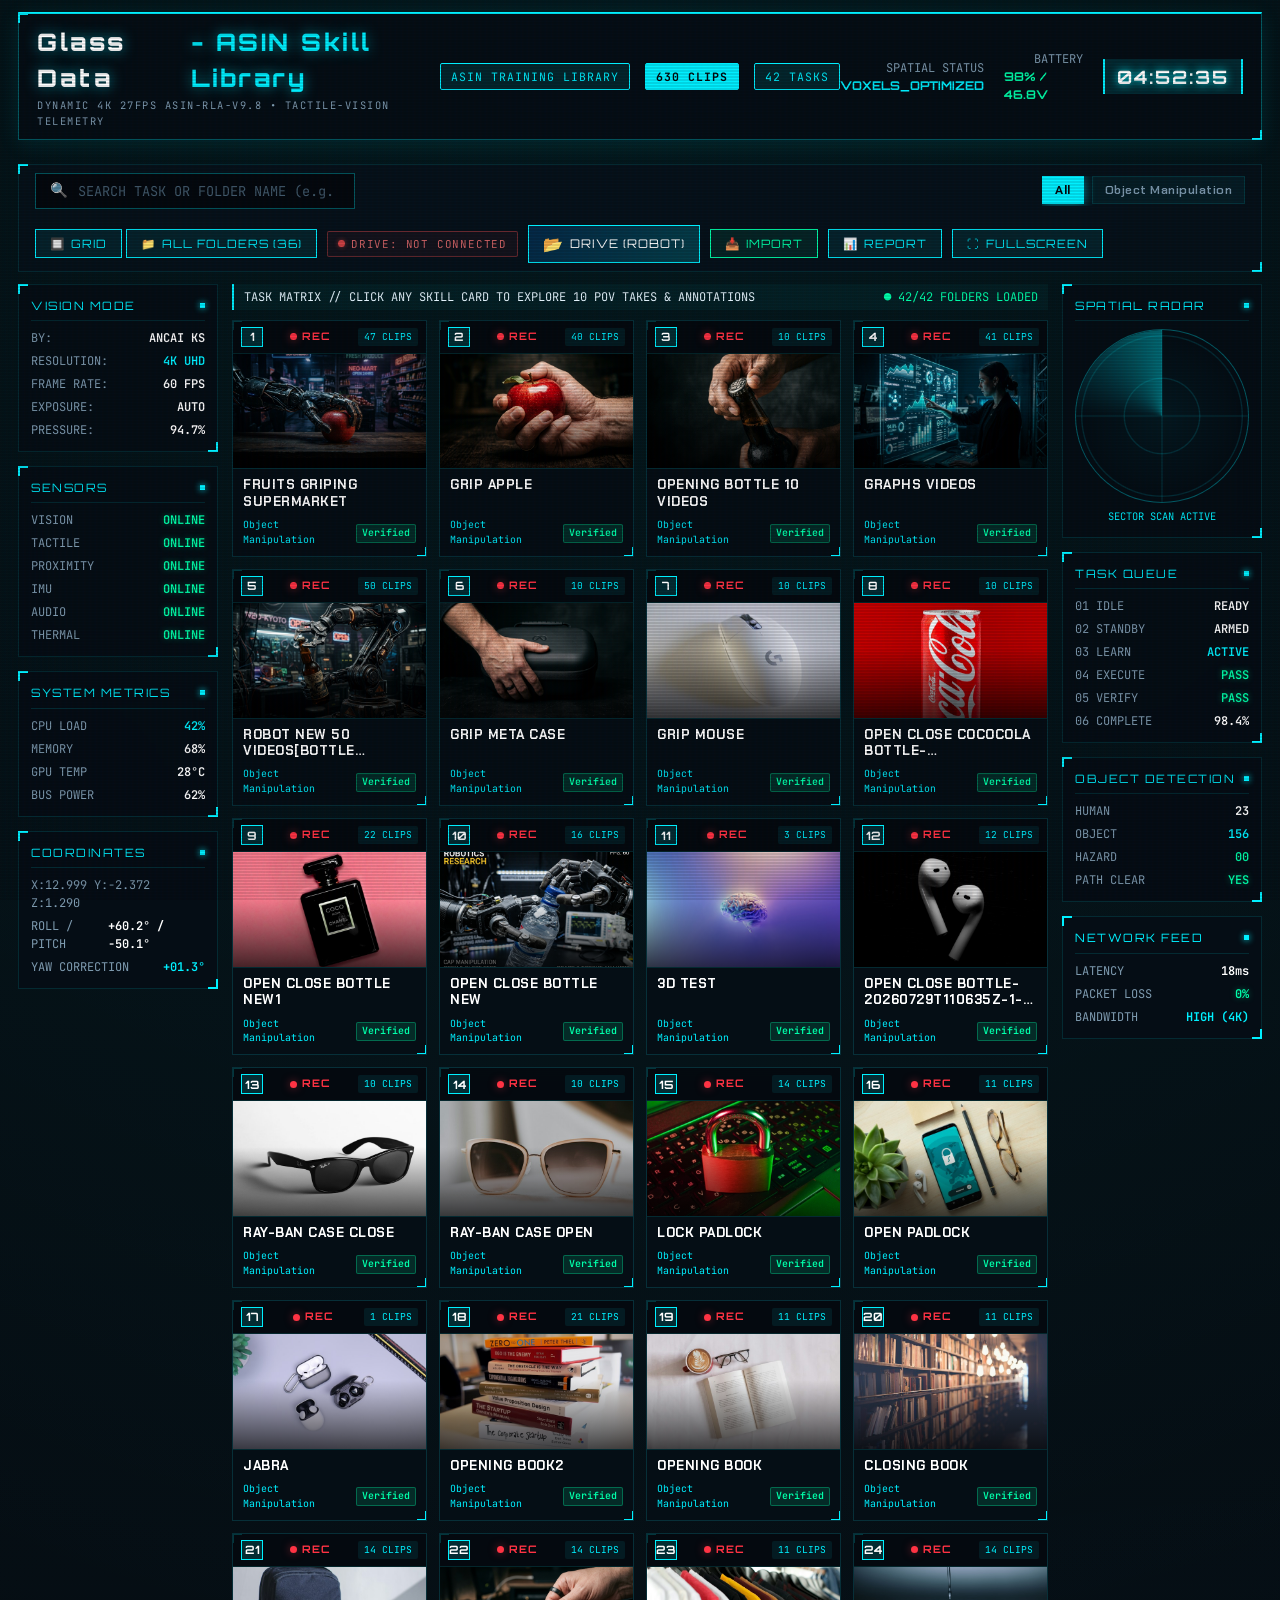
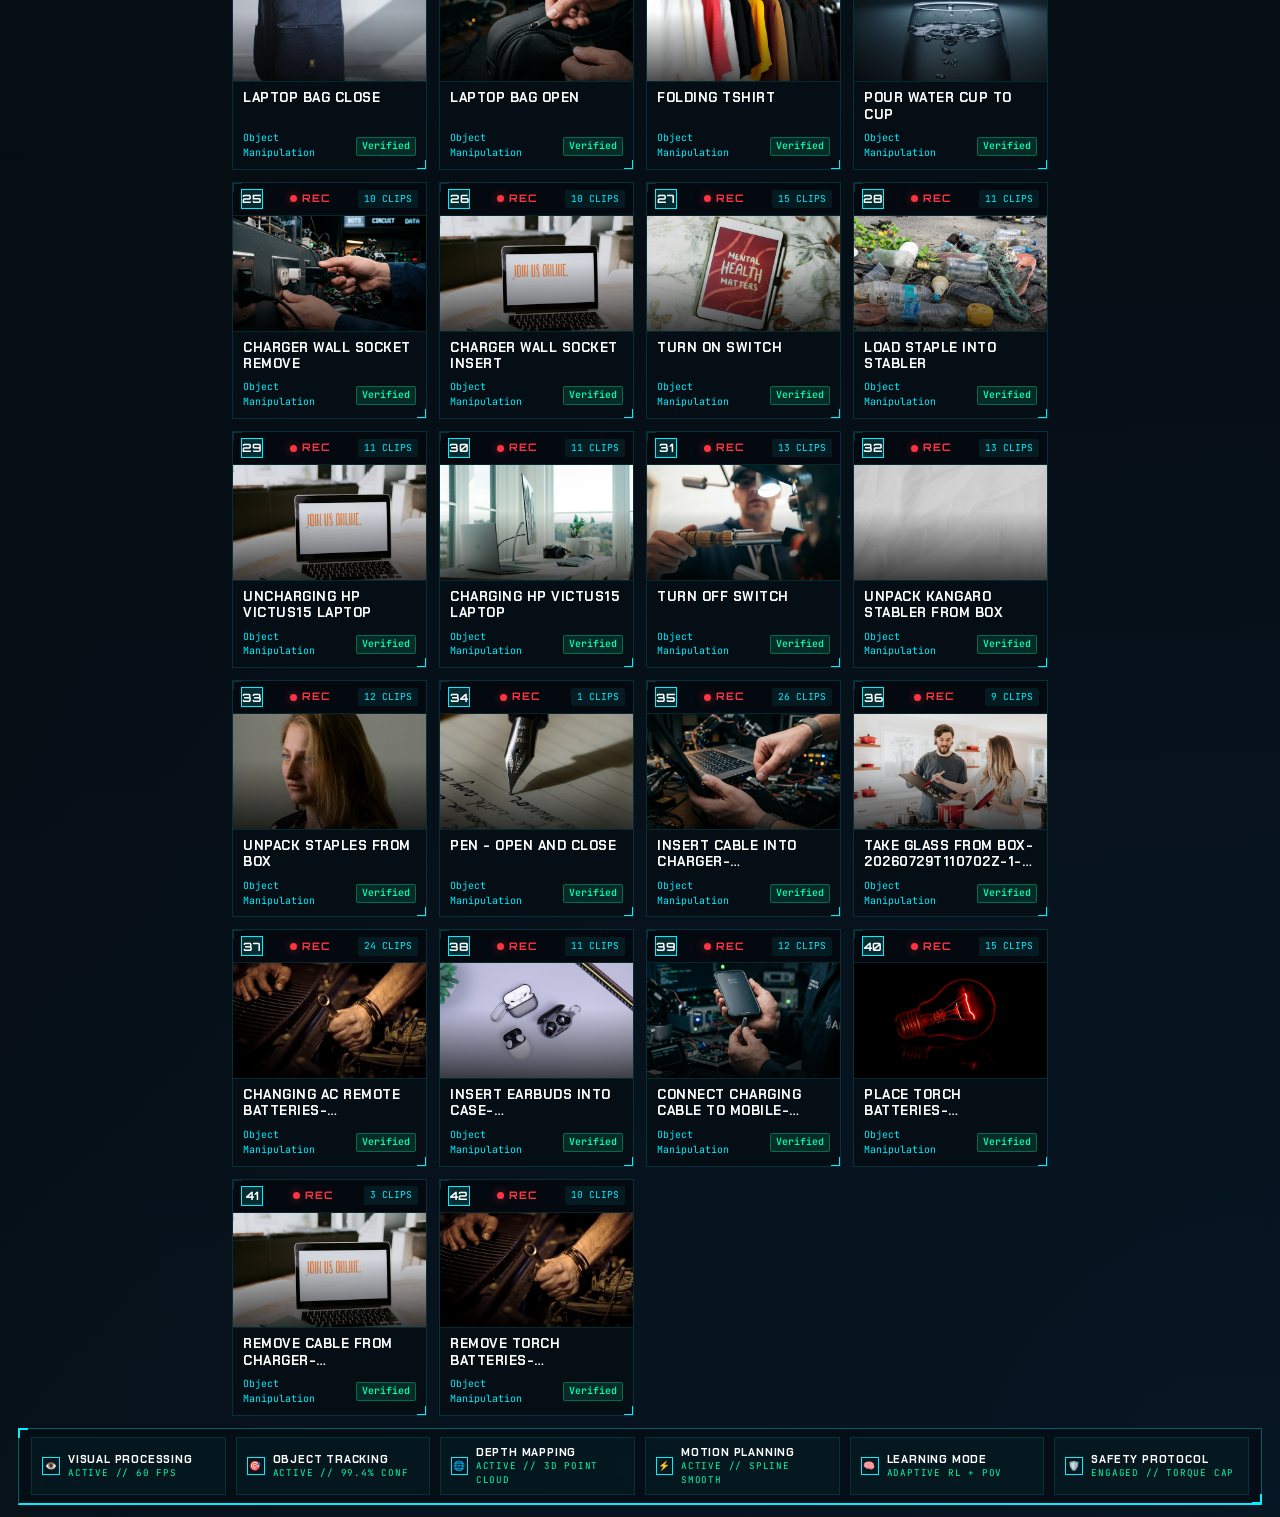
<file: index.html>
<!DOCTYPE html>
<html lang="en">
<head>
  <meta charset="UTF-8">
  <meta name="viewport" content="width=device-width, initial-scale=1.0">
  <title>Glass Data - ASIN Skill Library | Robot Task Explorer</title>
  <meta name="description" content="Futuristic HUD Robot Skill Library & Task Explorer for reviewing robot manipulation tasks, POV video takes, and annotations.">
  
  <!-- CSS Stylesheets -->
  <link rel="stylesheet" href="styles/main.css">
  <link rel="stylesheet" href="styles/dashboard.css">
  <link rel="stylesheet" href="styles/modal.css">
</head>
<body>
  <!-- Futuristic Scanline & CRT Vignette Overlay -->
  <div class="scanlines-overlay"></div>

  <div class="dashboard-container">
    
    <!-- TOP HUD HEADER (Matching Image 1) -->
    <header class="hud-header tech-corner-box">
      <div class="header-left">
        <h1 class="hud-title">
          Glass Data <span class="cyan-highlight">- ASIN Skill Library</span>
        </h1>
        <div class="hud-subtitle">DYNAMIC 4K 27FPS ASIN-RLA-V9.8 • TACTILE-VISION TELEMETRY</div>
      </div>

      <div class="header-center">
        <div class="badge-tag">ASIN TRAINING LIBRARY</div>
        <div class="badge-tag highlight" id="totalClipsCount">300 CLIPS</div>
        <div class="badge-tag" id="totalTasksCount">30 TASKS</div>
      </div>

      <div class="header-right">
        <div class="telemetry-pill">
          <span>SPATIAL STATUS</span>
          <span class="val">VOXELS_OPTIMIZED</span>
        </div>
        <div class="telemetry-pill">
          <span>BATTERY</span>
          <span class="val" style="color: var(--accent-emerald);">98% / 46.8V</span>
        </div>
        <div class="clock-display" id="clockDisplay">14:32:18</div>
      </div>
    </header>

    <!-- Drive status banner (auto-synced via tasksData.js) -->
    <div id="driveApiBanner" style="display:none;"></div>

    <!-- HUD CONTROL & FILTER TOOLBAR -->
    <section class="hud-toolbar tech-corner-box">
      <div class="search-box">
        <span class="search-icon">🔍</span>
        <input type="text" id="searchBoxInput" placeholder="SEARCH TASK OR FOLDER NAME (e.g. Staples, Bottle, Switch)..." autocomplete="off">
      </div>

      <div class="category-filters" id="categoryFilters">
        <!-- Filter pills rendered by app.js -->
      </div>

      <div class="view-actions">
        <div style="display: flex; gap: 4px;">
          <button class="action-btn active" id="btnViewGrid" title="Switch to HUD Skill Matrix Grid">
            <span>🔲</span> GRID
          </button>
          <button class="action-btn" id="btnViewFolders" title="Switch to Google Drive Folders View">
            <span>📁</span> ALL FOLDERS (36)
          </button>
        </div>
        <!-- Drive status pill -->
        <div id="driveStatusPill" class="drive-status-pill disconnected" title="Click to connect Google Drive API">
          <span id="driveStatusDot" class="status-dot"></span>
          <span id="driveStatusLabel">DRIVE: NOT CONNECTED</span>
        </div>
        <a href="https://drive.google.com/drive/folders/1nHNmLA6bB_qIQ02KnWZpRFZLBLNje5WN" target="_blank" rel="noopener noreferrer" class="action-btn drive-btn" title="Open Root Google Drive in new tab">
          <span style="font-size: 1rem;">📂</span> DRIVE (ROBOT)
        </a>
        <input type="file" id="folderFileInput" webkitdirectory directory multiple style="display: none;">
        <button class="action-btn secondary" id="btnImportFolder" title="Load custom folder from computer">
          <span>📥</span> IMPORT
        </button>
        <button class="action-btn" id="btnExportReport" title="Export manager JSON summary">
          <span>📊</span> REPORT
        </button>
        <button class="action-btn" id="btnPresentationMode" title="Full screen HUD view">
          <span>⛶</span> FULLSCREEN
        </button>
      </div>
    </section>


    <!-- MAIN WORKSPACE: LEFT TELEMETRY + TASK MATRIX + RIGHT TELEMETRY -->
    <main class="hud-workspace">
      
      <!-- LEFT SIDEBAR HUD (Matching Image 1) -->
      <aside class="telemetry-sidebar">
        
        <!-- Vision Mode -->
        <div class="hud-panel tech-corner-box">
          <div class="panel-header">
            <span>VISION MODE</span>
            <span class="dot"></span>
          </div>
          <div class="telemetry-list">
            <div class="telemetry-row"><span>BY:</span> <span class="val">ANCAI KS</span></div>
            <div class="telemetry-row"><span>RESOLUTION:</span> <span class="val cyan">4K UHD</span></div>
            <div class="telemetry-row"><span>FRAME RATE:</span> <span class="val">60 FPS</span></div>
            <div class="telemetry-row"><span>EXPOSURE:</span> <span class="val">AUTO</span></div>
            <div class="telemetry-row"><span>PRESSURE:</span> <span class="val">94.7%</span></div>
          </div>
        </div>

        <!-- Sensors Online Status -->
        <div class="hud-panel tech-corner-box">
          <div class="panel-header">
            <span>SENSORS</span>
            <span class="dot"></span>
          </div>
          <div class="telemetry-list">
            <div class="telemetry-row"><span>VISION</span> <span class="val online">ONLINE</span></div>
            <div class="telemetry-row"><span>TACTILE</span> <span class="val online">ONLINE</span></div>
            <div class="telemetry-row"><span>PROXIMITY</span> <span class="val online">ONLINE</span></div>
            <div class="telemetry-row"><span>IMU</span> <span class="val online">ONLINE</span></div>
            <div class="telemetry-row"><span>AUDIO</span> <span class="val online">ONLINE</span></div>
            <div class="telemetry-row"><span>THERMAL</span> <span class="val online">ONLINE</span></div>
          </div>
        </div>

        <!-- System Metrics -->
        <div class="hud-panel tech-corner-box">
          <div class="panel-header">
            <span>SYSTEM METRICS</span>
            <span class="dot"></span>
          </div>
          <div class="telemetry-list">
            <div class="telemetry-row"><span>CPU LOAD</span> <span class="val cyan">42%</span></div>
            <div class="telemetry-row"><span>MEMORY</span> <span class="val">68%</span></div>
            <div class="telemetry-row"><span>GPU TEMP</span> <span class="val">28°C</span></div>
            <div class="telemetry-row"><span>BUS POWER</span> <span class="val">62%</span></div>
          </div>
        </div>

        <!-- Real-Time Coordinates -->
        <div class="hud-panel tech-corner-box">
          <div class="panel-header">
            <span>COORDINATES</span>
            <span class="dot"></span>
          </div>
          <div class="telemetry-list">
            <div class="telemetry-row"><span id="hudCoords">X:+13.006 Y:-02.362 Z:+01.278</span></div>
            <div class="telemetry-row"><span>ROLL / PITCH</span> <span class="val">+60.2° / -50.1°</span></div>
            <div class="telemetry-row"><span>YAW CORRECTION</span> <span class="val cyan">+01.3°</span></div>
          </div>
        </div>
      </aside>

      <!-- CENTER: 30 SKILL CARDS MATRIX -->
      <section class="task-grid-container">
        <div class="task-grid-header">
          <span id="gridHeaderLabel">TASK MATRIX // CLICK ANY SKILL CARD TO EXPLORE 10 POV TAKES & ANNOTATIONS</span>
          <span style="color: var(--accent-emerald);" id="datasetLoadedBadge">● 36/36 FOLDERS LOADED</span>
        </div>

        <!-- Mode 1: HUD Skill Cards Grid -->
        <div class="task-grid" id="taskGrid">
          <!-- Dynamically populated with 36 task cards by app.js -->
        </div>

        <!-- Mode 2: Google Drive Folder View (Matching Image 2) -->
        <div class="drive-folders-view" id="foldersGrid" style="display: none;">
          <!-- Dynamically populated with 36 Drive folder tiles -->
        </div>
      </section>

      <!-- RIGHT SIDEBAR HUD (Matching Image 1) -->
      <aside class="telemetry-sidebar">
        
        <!-- Radar Widget -->
        <div class="hud-panel tech-corner-box" style="text-align: center;">
          <div class="panel-header">
            <span>SPATIAL RADAR</span>
            <span class="dot"></span>
          </div>
          <div class="radar-widget">
            <div class="radar-grid"></div>
            <div class="radar-sweep"></div>
          </div>
          <div style="font-family: var(--font-mono); font-size: 0.65rem; color: var(--accent-cyan);">SECTOR SCAN ACTIVE</div>
        </div>

        <!-- Task Queue -->
        <div class="hud-panel tech-corner-box">
          <div class="panel-header">
            <span>TASK QUEUE</span>
            <span class="dot"></span>
          </div>
          <div class="telemetry-list">
            <div class="telemetry-row"><span>01 IDLE</span> <span class="val">READY</span></div>
            <div class="telemetry-row"><span>02 STANDBY</span> <span class="val">ARMED</span></div>
            <div class="telemetry-row"><span>03 LEARN</span> <span class="val cyan">ACTIVE</span></div>
            <div class="telemetry-row"><span>04 EXECUTE</span> <span class="val online">PASS</span></div>
            <div class="telemetry-row"><span>05 VERIFY</span> <span class="val online">PASS</span></div>
            <div class="telemetry-row"><span>06 COMPLETE</span> <span class="val">98.4%</span></div>
          </div>
        </div>

        <!-- Object Detection Stats -->
        <div class="hud-panel tech-corner-box">
          <div class="panel-header">
            <span>OBJECT DETECTION</span>
            <span class="dot"></span>
          </div>
          <div class="telemetry-list">
            <div class="telemetry-row"><span>HUMAN</span> <span class="val">23</span></div>
            <div class="telemetry-row"><span>OBJECT</span> <span class="val cyan">156</span></div>
            <div class="telemetry-row"><span>HAZARD</span> <span class="val" style="color: var(--accent-emerald);">00</span></div>
            <div class="telemetry-row"><span>PATH CLEAR</span> <span class="val online">YES</span></div>
          </div>
        </div>

        <!-- Network -->
        <div class="hud-panel tech-corner-box">
          <div class="panel-header">
            <span>NETWORK FEED</span>
            <span class="dot"></span>
          </div>
          <div class="telemetry-list">
            <div class="telemetry-row"><span>LATENCY</span> <span class="val">18ms</span></div>
            <div class="telemetry-row"><span>PACKET LOSS</span> <span class="val online">0%</span></div>
            <div class="telemetry-row"><span>BANDWIDTH</span> <span class="val cyan">HIGH (4K)</span></div>
          </div>
        </div>
      </aside>

    </main>

    <!-- BOTTOM HUD STATUS BAR (Matching Image 1) -->
    <footer class="hud-footer tech-corner-box">
      <div class="footer-badge">
        <div class="footer-badge-icon">👁️</div>
        <div class="footer-badge-text">
          <span class="footer-badge-title">VISUAL PROCESSING</span>
          <span class="footer-badge-status">ACTIVE // 60 FPS</span>
        </div>
      </div>

      <div class="footer-badge">
        <div class="footer-badge-icon">🎯</div>
        <div class="footer-badge-text">
          <span class="footer-badge-title">OBJECT TRACKING</span>
          <span class="footer-badge-status">ACTIVE // 99.4% CONF</span>
        </div>
      </div>

      <div class="footer-badge">
        <div class="footer-badge-icon">🌐</div>
        <div class="footer-badge-text">
          <span class="footer-badge-title">DEPTH MAPPING</span>
          <span class="footer-badge-status">ACTIVE // 3D POINT CLOUD</span>
        </div>
      </div>

      <div class="footer-badge">
        <div class="footer-badge-icon">⚡</div>
        <div class="footer-badge-text">
          <span class="footer-badge-title">MOTION PLANNING</span>
          <span class="footer-badge-status">ACTIVE // SPLINE SMOOTH</span>
        </div>
      </div>

      <div class="footer-badge">
        <div class="footer-badge-icon">🧠</div>
        <div class="footer-badge-text">
          <span class="footer-badge-title">LEARNING MODE</span>
          <span class="footer-badge-status">ADAPTIVE RL + POV</span>
        </div>
      </div>

      <div class="footer-badge">
        <div class="footer-badge-icon">🛡️</div>
        <div class="footer-badge-text">
          <span class="footer-badge-title">SAFETY PROTOCOL</span>
          <span class="footer-badge-status">ENGAGED // TORQUE CAP</span>
        </div>
      </div>
    </footer>

  </div>

  <!-- TASK FOLDER EXPLORER & VIDEO PLAYER MODAL -->
  <div class="modal-backdrop" id="modalBackdrop">
    <div class="task-modal tech-corner-box">
      
      <!-- Modal Header -->
      <div class="modal-header">
        <div class="modal-breadcrumb">
          <a href="https://drive.google.com/drive/folders/1nHNmLA6bB_qIQ02KnWZpRFZLBLNje5WN" target="_blank" class="drive-icon-link" title="Open Root ROBOT Drive Folder">
            📁 Google Drive &gt; My Drive &gt; ROBOT &gt;
          </a>
          <a id="modalFolderDriveLink" href="https://drive.google.com/drive/folders/1nHNmLA6bB_qIQ02KnWZpRFZLBLNje5WN" target="_blank" class="crumb-folder" title="Click to open this folder in Google Drive">
            <span id="modalFolderPath">Unpack_Staples_from_Box</span> ↗
          </a>
        </div>
        <div style="display: flex; gap: 8px; align-items: center;">
          <a id="modalDirectDriveBtn" href="https://drive.google.com/drive/folders/1nHNmLA6bB_qIQ02KnWZpRFZLBLNje5WN" target="_blank" class="action-btn drive-btn-small">
            <span>📂</span> OPEN IN GOOGLE DRIVE
          </a>
          <button class="modal-close-btn" id="modalCloseBtn" title="Close Explorer (Esc)">✕</button>
        </div>
      </div>

      <!-- Modal Body (Player Left + Takes List Right) -->
      <div class="modal-body">
        
        <!-- Left Column: Video Feed Simulator & Drive Embed -->
        <div class="player-section">
          <div style="display: flex; justify-content: space-between; align-items: center;">
            <h3 id="modalTaskTitle" style="font-family: var(--font-display); font-size: 1rem; color: #fff; letter-spacing: 1px;">
              TASK_001 - Unpack Staples from Box
            </h3>
            <div style="display: flex; gap: 6px; align-items: center;">
              <button class="feed-toggle-btn active" id="btnModeHUD">HUD SIMULATOR</button>
              <button class="feed-toggle-btn" id="btnModeDrive">DRIVE VIEWER</button>
            </div>
          </div>

          <div class="video-screen-container" id="videoScreenContainer">
            <!-- Canvas HUD Feed -->
            <canvas id="playerCanvas" class="video-player-canvas"></canvas>
            
            <!-- Google Drive Iframe / Direct Embed Container (Hidden by default) -->
            <div id="driveEmbedContainer" style="display: none; width: 100%; height: 100%; position: absolute; inset: 0; background: #03080e; flex-direction: column; align-items: center; justify-content: center; padding: 20px; text-align: center;">
              <div style="font-size: 2.5rem; margin-bottom: 10px;">📂</div>
              <h4 style="color: #fff; font-family: var(--font-display); margin-bottom: 8px;">GOOGLE DRIVE TASK FOLDER</h4>
              <p style="color: var(--text-secondary); font-size: 0.8rem; max-width: 400px; margin-bottom: 16px;">
                Access original high-resolution master video takes and documentation directly in Google Drive.
              </p>
              <a id="driveEmbedLaunchLink" href="https://drive.google.com/drive/folders/1nHNmLA6bB_qIQ02KnWZpRFZLBLNje5WN" target="_blank" class="action-btn drive-btn" style="font-size: 0.85rem; padding: 10px 20px;">
                <span>🚀</span> LAUNCH GOOGLE DRIVE FOLDER
              </a>
            </div>

            <div class="player-hud-overlay" id="playerHudOverlay">
              <div class="hud-overlay-top">
                <span style="color: var(--accent-cyan);">● POV CAMERA FEED [60 FPS]</span>
                <span style="color: var(--accent-emerald);">LATENCY 18ms</span>
              </div>
              <div class="hud-overlay-reticle"></div>
              <div class="hud-overlay-bottom">
                <span>TACTILE SENSOR: ACTIVE</span>
                <span id="timecodeDisplay">00:00 / 00:14</span>
                <span>STATUS: VERIFIED</span>
              </div>
            </div>
          </div>

          <!-- Video Player Controls -->
          <div class="player-controls" id="playerControlsContainer">
            <div class="scrubber-bar-container">
              <div class="scrubber-track" id="scrubberTrack">
                <div class="scrubber-fill" id="scrubberFill">
                  <div class="scrubber-handle"></div>
                </div>
              </div>
            </div>

            <div class="control-buttons-row">
              <div class="button-group-left">
                <button class="btn-ctrl active" id="playPauseBtn">❚❚ PAUSE</button>
                <button class="btn-ctrl" id="speedSelectBtn">1.0x</button>
              </div>

              <div style="font-family: var(--font-mono); font-size: 0.72rem; color: var(--text-secondary);">
                RESOLUTION: <strong style="color: var(--accent-cyan);">4K UHD</strong>
              </div>
            </div>
          </div>
        </div>

        <!-- Right Column: Takes / Annotations / Manager Tabs -->
        <div class="details-section">
          <div class="modal-tabs">
            <button class="modal-tab active" data-tab="clips" id="tabClipsButton">VIDEO TAKES</button>
            <button class="modal-tab" data-tab="annotations">ANNOTATION DOC</button>
            <button class="modal-tab" data-tab="manager">MANAGER & DRIVE LINK</button>
          </div>

          <!-- Tab Content 1: Clips List -->
          <div id="tabContentClips">
            <div class="clips-grid-title">
              <span>RECORDED TAKES INSIDE FOLDER</span>
              <a id="tabClipsDriveAllLink" href="https://drive.google.com/drive/folders/1nHNmLA6bB_qIQ02KnWZpRFZLBLNje5WN" target="_blank" style="font-size: 0.7rem; color: var(--accent-cyan); text-decoration: none;">
                VIEW ALL IN DRIVE ↗
              </a>
            </div>
            <div class="clips-grid" id="clipsListContainer">
              <!-- Dynamically populated with takes -->
            </div>
          </div>

          <!-- Tab Content 2: Annotation Details -->
          <div id="tabContentAnnotations" style="display: none;">
            <div class="annotation-panel">
              <div class="doc-header-card">
                <div class="doc-icon">📄</div>
                <div class="doc-details">
                  <h4 id="docTitle">Kores_Staples_POV_Annotation.pdf</h4>
                  <p id="docSummary">Point of View Video Capture with Annotation</p>
                </div>
              </div>
              <div class="annotation-content-box" id="docDetails">
                <!-- Populated dynamically -->
              </div>
            </div>
          </div>

          <!-- Tab Content 3: Manager Approval & Custom Drive Config -->
          <div id="tabContentManager" style="display: none;">
            <div class="annotation-panel">
              <h4 style="font-family: var(--font-display); color: var(--accent-cyan); font-size: 0.85rem;">
                MANAGER REVIEW & GOOGLE DRIVE CONFIG
              </h4>
              <p style="font-size: 0.75rem; color: var(--text-secondary);">
                Review task completion status or customize direct Google Drive folder URL for this task.
              </p>
              
              <div style="display: flex; gap: 10px; margin: 10px 0;">
                <button class="action-btn secondary" id="btnApproveTask" style="flex: 1;">
                  ✓ APPROVE TASK
                </button>
                <button class="action-btn" id="btnRequestRetake" style="flex: 1; border-color: var(--accent-red); color: var(--accent-red);">
                  ⚠ REQUEST RETAKE
                </button>
              </div>

              <!-- Custom Drive URL Input -->
              <div style="background: rgba(4, 10, 16, 0.8); border: 1px solid var(--border-dim); padding: 10px; margin-top: 10px;">
                <label style="font-family: var(--font-mono); font-size: 0.68rem; color: var(--accent-cyan); display: block; margin-bottom: 4px;">
                  CUSTOM GOOGLE DRIVE FOLDER URL / ID:
                </label>
                <div style="display: flex; gap: 6px;">
                  <input type="text" id="customDriveUrlInput" placeholder="https://drive.google.com/drive/folders/..." style="flex: 1; background: #02060a; border: 1px solid var(--border-cyan); color: #fff; padding: 6px 8px; font-family: var(--font-mono); font-size: 0.75rem;">
                  <button class="action-btn" id="btnSaveDriveUrl" style="padding: 6px 10px; font-size: 0.7rem;">SAVE</button>
                </div>
              </div>
            </div>
          </div>

        </div>

      </div>

      <!-- Modal Footer -->
      <div class="modal-footer">
        <div class="status-indicator-badge" id="modalStatusBadge">
          STATUS: VERIFIED
        </div>
        <div style="font-family: var(--font-mono); font-size: 0.72rem; color: var(--text-secondary);">
          READY FOR MANAGER PRESENTATION
        </div>
      </div>

    </div>
  </div>

  <!-- JavaScript Entry Point -->
  <script type="module" src="js/app.js"></script>
</body>
</html>
</file>
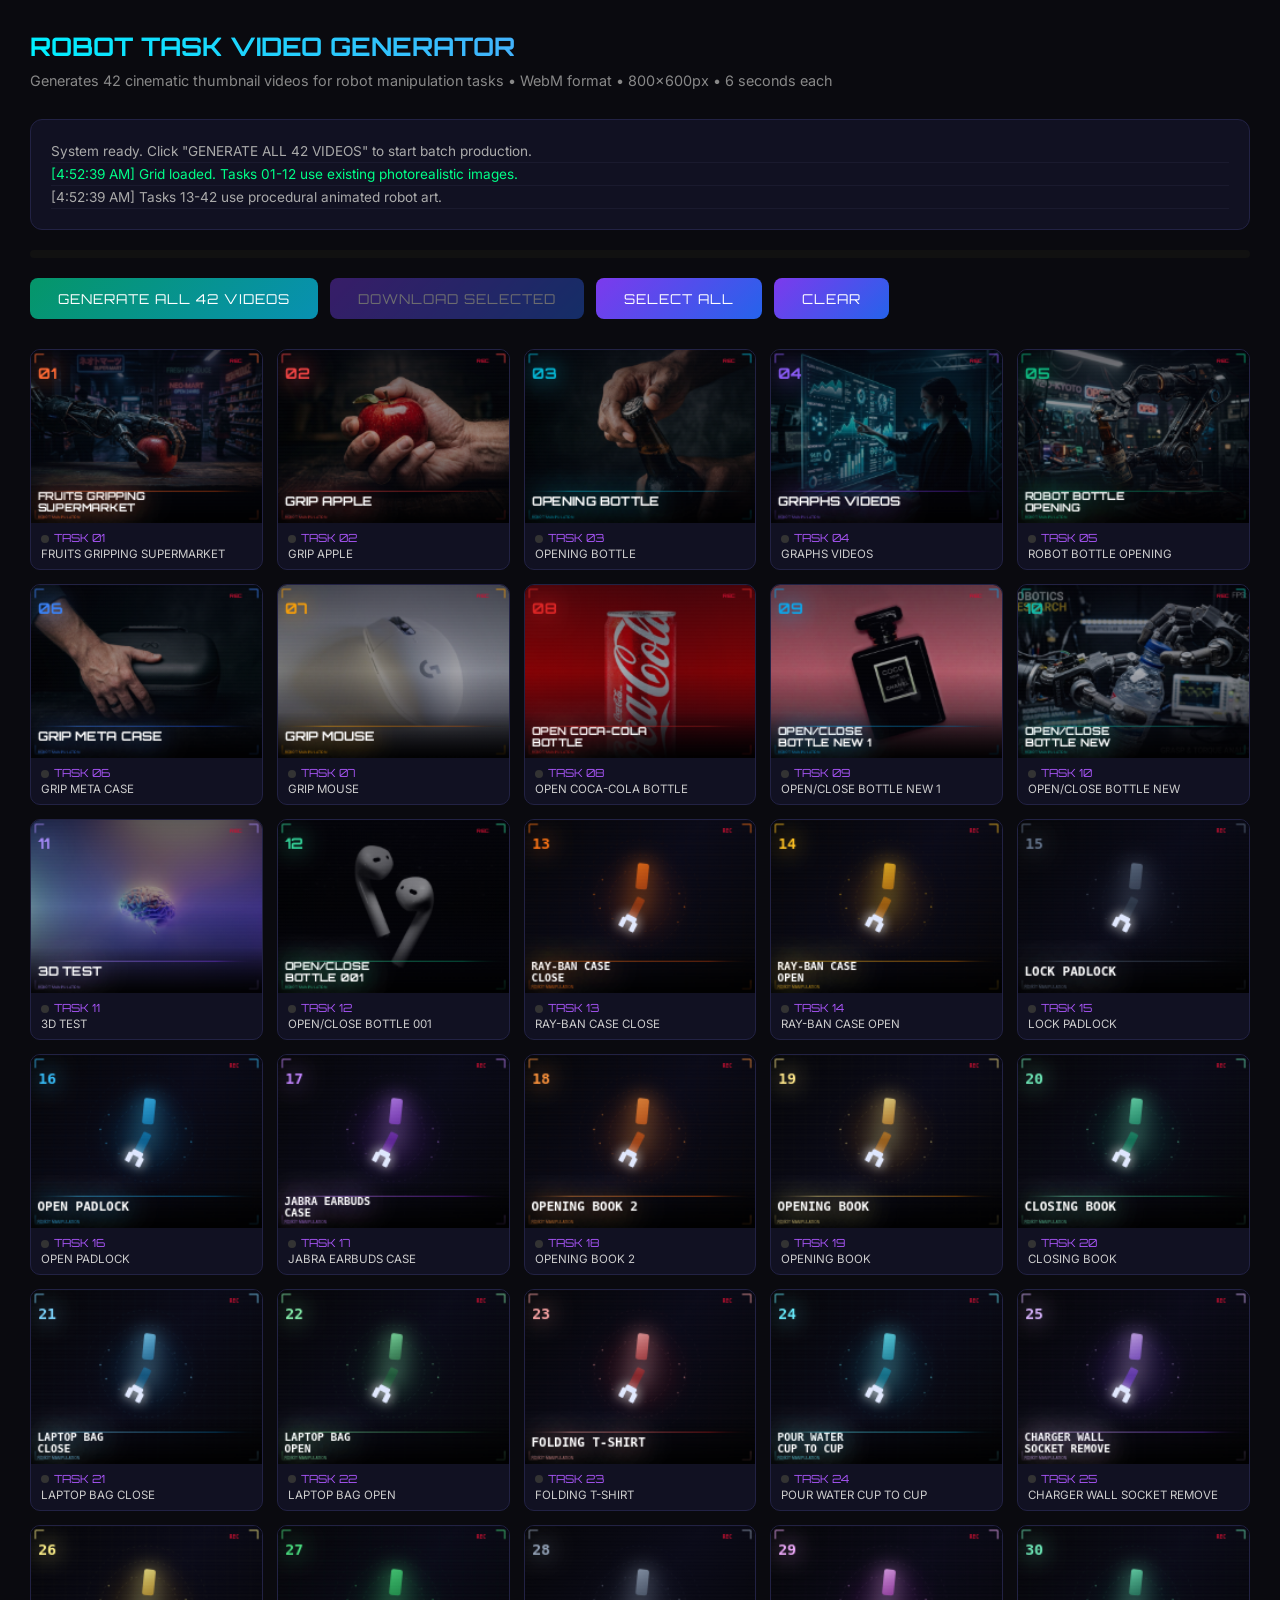
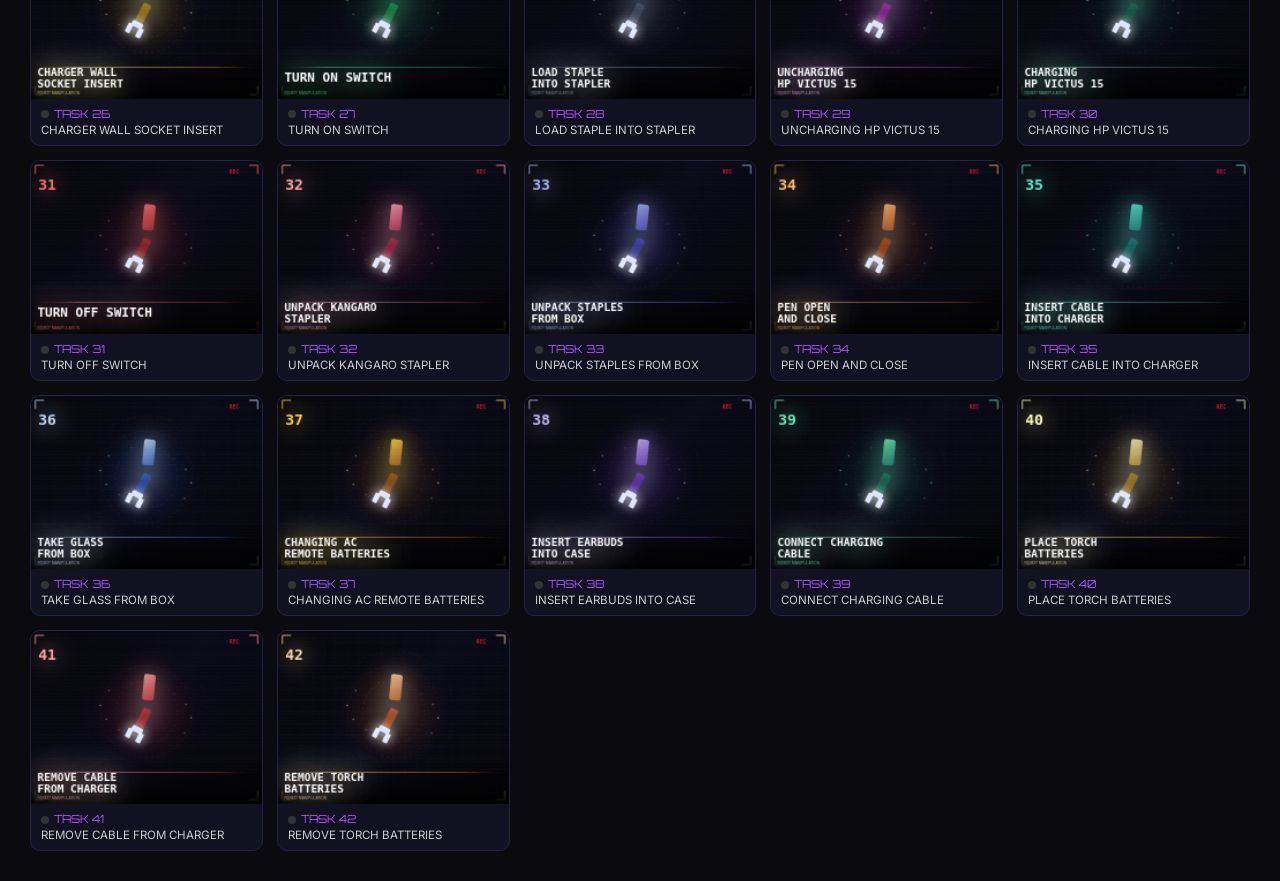
<file: generate_videos.html>
<!DOCTYPE html>
<html lang="en">
<head>
<meta charset="UTF-8">
<meta name="viewport" content="width=device-width, initial-scale=1.0">
<title>Robot Manipulation Video Generator</title>
<link href="https://fonts.googleapis.com/css2?family=Orbitron:wght@700;900&family=Inter:wght@300;400;600&display=swap" rel="stylesheet">
<style>
  * { box-sizing: border-box; margin: 0; padding: 0; }
  body {
    background: #0a0a0f;
    color: #e0e0ff;
    font-family: 'Inter', sans-serif;
    min-height: 100vh;
    padding: 30px;
  }
  h1 {
    font-family: 'Orbitron', monospace;
    font-size: 1.6rem;
    background: linear-gradient(90deg, #00f0ff, #a855f7);
    -webkit-background-clip: text;
    -webkit-text-fill-color: transparent;
    margin-bottom: 10px;
  }
  .subtitle { color: #888; font-size: 0.9rem; margin-bottom: 30px; }
  #status-panel {
    background: #111122;
    border: 1px solid #222244;
    border-radius: 12px;
    padding: 20px;
    margin-bottom: 20px;
    font-size: 0.85rem;
    color: #aaa;
    max-height: 200px;
    overflow-y: auto;
  }
  #status-panel .log { padding: 3px 0; border-bottom: 1px solid #1a1a2e; }
  #status-panel .log.success { color: #00ff88; }
  #status-panel .log.active { color: #00f0ff; }
  #status-panel .log.error { color: #ff4466; }
  .controls {
    display: flex;
    gap: 12px;
    flex-wrap: wrap;
    margin-bottom: 30px;
  }
  button {
    background: linear-gradient(135deg, #7c3aed, #2563eb);
    color: white;
    border: none;
    padding: 12px 28px;
    border-radius: 8px;
    font-family: 'Orbitron', monospace;
    font-size: 0.85rem;
    cursor: pointer;
    transition: all 0.3s;
    letter-spacing: 1px;
  }
  button:hover { transform: translateY(-2px); box-shadow: 0 8px 25px rgba(124,58,237,0.4); }
  button:disabled { opacity: 0.4; cursor: not-allowed; transform: none; }
  #btn-generate-all { background: linear-gradient(135deg, #059669, #0891b2); }
  #progress-bar-wrap {
    background: #111;
    border-radius: 999px;
    height: 8px;
    margin-bottom: 20px;
    overflow: hidden;
  }
  #progress-bar {
    height: 100%;
    background: linear-gradient(90deg, #00f0ff, #a855f7);
    border-radius: 999px;
    transition: width 0.4s ease;
    width: 0%;
  }
  .grid {
    display: grid;
    grid-template-columns: repeat(auto-fill, minmax(200px, 1fr));
    gap: 14px;
  }
  .thumb-card {
    background: #111122;
    border: 1px solid #222244;
    border-radius: 10px;
    overflow: hidden;
    transition: all 0.3s;
    cursor: pointer;
  }
  .thumb-card:hover { border-color: #7c3aed; transform: translateY(-3px); }
  .thumb-card .preview { width: 100%; aspect-ratio: 4/3; background: #0d0d1a; position: relative; overflow: hidden; }
  .thumb-card .preview canvas { width: 100%; height: 100%; display: block; }
  .thumb-card .info { padding: 8px 10px; }
  .thumb-card .task-num { font-family: 'Orbitron', monospace; font-size: 0.7rem; color: #a855f7; }
  .thumb-card .task-name { font-size: 0.72rem; color: #ccc; margin-top: 2px; white-space: nowrap; overflow: hidden; text-overflow: ellipsis; }
  .thumb-card .status-dot {
    display: inline-block;
    width: 8px; height: 8px;
    border-radius: 50%;
    background: #333;
    margin-right: 5px;
    vertical-align: middle;
  }
  .thumb-card.ready .status-dot { background: #00ff88; }
  .thumb-card.recording .status-dot { background: #ff4444; animation: blink 0.6s infinite; }
  .thumb-card.done .status-dot { background: #a855f7; }
  @keyframes blink { 0%,100%{opacity:1} 50%{opacity:0} }
  #main-canvas { display: none; }
</style>
</head>
<body>

<h1>ROBOT TASK VIDEO GENERATOR</h1>
<p class="subtitle">Generates 42 cinematic thumbnail videos for robot manipulation tasks &bull; WebM format &bull; 800x600px &bull; 6 seconds each</p>

<div id="status-panel">
  <div class="log">System ready. Click "GENERATE ALL 42 VIDEOS" to start batch production.</div>
</div>

<div id="progress-bar-wrap"><div id="progress-bar"></div></div>

<div class="controls">
  <button id="btn-generate-all" onclick="generateAll()">GENERATE ALL 42 VIDEOS</button>
  <button id="btn-gen-selected" onclick="generateSelected()" disabled>DOWNLOAD SELECTED</button>
  <button onclick="selectAll()">SELECT ALL</button>
  <button onclick="clearSelection()">CLEAR</button>
</div>

<div class="grid" id="task-grid"></div>

<canvas id="main-canvas" width="800" height="600"></canvas>

<script>
const TASKS = [
  { num: 1,  file: 'task_01_fruits_griping_supermarket', label: 'FRUITS GRIPPING\nSUPERMARKET',  img: 'images/thumbnails/task_01_fruits_griping_supermarket.jpg', color1: '#ff6b35', color2: '#c2410c' },
  { num: 2,  file: 'task_02_grip_apple',                 label: 'GRIP APPLE',                   img: 'images/thumbnails/task_02_grip_apple.jpg',                color1: '#ef4444', color2: '#991b1b' },
  { num: 3,  file: 'task_03_opening_bottle',             label: 'OPENING BOTTLE',                img: 'images/thumbnails/task_03_opening_bottle.jpg',            color1: '#06b6d4', color2: '#0e7490' },
  { num: 4,  file: 'task_04_graphs_videos',              label: 'GRAPHS VIDEOS',                 img: 'images/thumbnails/task_04_graphs_videos.jpg',             color1: '#8b5cf6', color2: '#5b21b6' },
  { num: 5,  file: 'task_05_robot_bottle_opening',       label: 'ROBOT BOTTLE\nOPENING',         img: 'images/thumbnails/task_05_robot_bottle_opening.jpg',      color1: '#10b981', color2: '#065f46' },
  { num: 6,  file: 'task_06_grip_meta_case',             label: 'GRIP META CASE',                img: 'images/thumbnails/task_06_grip_meta_case.jpg',            color1: '#3b82f6', color2: '#1d4ed8' },
  { num: 7,  file: 'task_07_grip_mouse',                 label: 'GRIP MOUSE',                    img: 'images/thumbnails/task_07_grip_mouse.jpg',                color1: '#f59e0b', color2: '#b45309' },
  { num: 8,  file: 'task_08_open_coca_cola',             label: 'OPEN COCA-COLA\nBOTTLE',        img: 'images/thumbnails/task_08_open_coca_cola.jpg',            color1: '#dc2626', color2: '#991b1b' },
  { num: 9,  file: 'task_09_open_close_bottle_new1',     label: 'OPEN/CLOSE\nBOTTLE NEW 1',      img: 'images/thumbnails/task_09_open_close_bottle_new1.jpg',    color1: '#0ea5e9', color2: '#0369a1' },
  { num: 10, file: 'task_10_open_close_bottle_new',      label: 'OPEN/CLOSE\nBOTTLE NEW',        img: 'images/thumbnails/task_10_open_close_bottle_new.jpg',     color1: '#14b8a6', color2: '#0f766e' },
  { num: 11, file: 'task_11_3d_test',                    label: '3D TEST',                       img: 'images/thumbnails/task_11_3d_test.jpg',                   color1: '#a78bfa', color2: '#7c3aed' },
  { num: 12, file: 'task_12_open_close_bottle_001',      label: 'OPEN/CLOSE\nBOTTLE 001',        img: 'images/thumbnails/task_12_open_close_bottle_001.jpg',     color1: '#34d399', color2: '#059669' },
  { num: 13, file: 'task_13_rayban_case_close',          label: 'RAY-BAN CASE\nCLOSE',           img: null, color1: '#f97316', color2: '#c2410c' },
  { num: 14, file: 'task_14_rayban_case_open',           label: 'RAY-BAN CASE\nOPEN',            img: null, color1: '#fbbf24', color2: '#d97706' },
  { num: 15, file: 'task_15_lock_padlock',               label: 'LOCK PADLOCK',                  img: null, color1: '#64748b', color2: '#334155' },
  { num: 16, file: 'task_16_open_padlock',               label: 'OPEN PADLOCK',                  img: null, color1: '#38bdf8', color2: '#0284c7' },
  { num: 17, file: 'task_17_jabra',                      label: 'JABRA EARBUDS\nCASE',            img: null, color1: '#c084fc', color2: '#7e22ce' },
  { num: 18, file: 'task_18_opening_book2',              label: 'OPENING BOOK 2',                 img: null, color1: '#fb923c', color2: '#ea580c' },
  { num: 19, file: 'task_19_opening_book',               label: 'OPENING BOOK',                  img: null, color1: '#fde68a', color2: '#d97706' },
  { num: 20, file: 'task_20_closing_book',               label: 'CLOSING BOOK',                  img: null, color1: '#6ee7b7', color2: '#059669' },
  { num: 21, file: 'task_21_laptop_bag_close',           label: 'LAPTOP BAG\nCLOSE',              img: null, color1: '#7dd3fc', color2: '#0369a1' },
  { num: 22, file: 'task_22_laptop_bag_open',            label: 'LAPTOP BAG\nOPEN',               img: null, color1: '#86efac', color2: '#166534' },
  { num: 23, file: 'task_23_folding_tshirt',             label: 'FOLDING T-SHIRT',               img: null, color1: '#fca5a5', color2: '#b91c1c' },
  { num: 24, file: 'task_24_pour_water',                 label: 'POUR WATER\nCUP TO CUP',         img: null, color1: '#67e8f9', color2: '#0891b2' },
  { num: 25, file: 'task_25_charger_remove',             label: 'CHARGER WALL\nSOCKET REMOVE',    img: null, color1: '#d8b4fe', color2: '#7c3aed' },
  { num: 26, file: 'task_26_charger_insert',             label: 'CHARGER WALL\nSOCKET INSERT',    img: null, color1: '#fef08a', color2: '#ca8a04' },
  { num: 27, file: 'task_27_turn_on_switch',             label: 'TURN ON SWITCH',                img: null, color1: '#4ade80', color2: '#16a34a' },
  { num: 28, file: 'task_28_load_staple',                label: 'LOAD STAPLE\nINTO STAPLER',      img: null, color1: '#94a3b8', color2: '#475569' },
  { num: 29, file: 'task_29_uncharging_laptop',          label: 'UNCHARGING\nHP VICTUS 15',       img: null, color1: '#f0abfc', color2: '#a21caf' },
  { num: 30, file: 'task_30_charging_laptop',            label: 'CHARGING\nHP VICTUS 15',         img: null, color1: '#6ee7b7', color2: '#065f46' },
  { num: 31, file: 'task_31_turn_off_switch',            label: 'TURN OFF SWITCH',               img: null, color1: '#f87171', color2: '#b91c1c' },
  { num: 32, file: 'task_32_unpack_kangaro',             label: 'UNPACK KANGARO\nSTAPLER',        img: null, color1: '#fda4af', color2: '#be123c' },
  { num: 33, file: 'task_33_unpack_staples',             label: 'UNPACK STAPLES\nFROM BOX',       img: null, color1: '#a5b4fc', color2: '#4338ca' },
  { num: 34, file: 'task_34_pen_open_close',             label: 'PEN OPEN\nAND CLOSE',            img: null, color1: '#fdba74', color2: '#c2410c' },
  { num: 35, file: 'task_35_insert_cable_charger',       label: 'INSERT CABLE\nINTO CHARGER',     img: null, color1: '#5eead4', color2: '#0f766e' },
  { num: 36, file: 'task_36_take_glass_box',             label: 'TAKE GLASS\nFROM BOX',           img: null, color1: '#bfdbfe', color2: '#1d4ed8' },
  { num: 37, file: 'task_37_changing_ac_batteries',      label: 'CHANGING AC\nREMOTE BATTERIES',  img: null, color1: '#fcd34d', color2: '#b45309' },
  { num: 38, file: 'task_38_insert_earbuds',             label: 'INSERT EARBUDS\nINTO CASE',       img: null, color1: '#c4b5fd', color2: '#6d28d9' },
  { num: 39, file: 'task_39_connect_charging_cable',     label: 'CONNECT CHARGING\nCABLE',        img: null, color1: '#6ee7b7', color2: '#047857' },
  { num: 40, file: 'task_40_place_torch_batteries',      label: 'PLACE TORCH\nBATTERIES',         img: null, color1: '#fef9c3', color2: '#ca8a04' },
  { num: 41, file: 'task_41_remove_cable_charger',       label: 'REMOVE CABLE\nFROM CHARGER',     img: null, color1: '#fca5a5', color2: '#dc2626' },
  { num: 42, file: 'task_42_remove_torch_batteries',     label: 'REMOVE TORCH\nBATTERIES',        img: null, color1: '#fed7aa', color2: '#ea580c' },
];

let selected = new Set();
let isGenerating = false;
const imgCache = {};

function log(msg, type) {
  const panel = document.getElementById('status-panel');
  const div = document.createElement('div');
  div.className = 'log' + (type ? ' ' + type : '');
  div.textContent = '[' + new Date().toLocaleTimeString() + '] ' + msg;
  panel.appendChild(div);
  panel.scrollTop = panel.scrollHeight;
}

function updateProgress(done, total) {
  document.getElementById('progress-bar').style.width = ((done / total) * 100) + '%';
}

function preloadImage(src) {
  return new Promise(function(resolve) {
    if (!src) { resolve(null); return; }
    if (imgCache[src]) { resolve(imgCache[src]); return; }
    const img = new Image();
    img.crossOrigin = 'anonymous';
    img.onload = function() { imgCache[src] = img; resolve(img); };
    img.onerror = function() { resolve(null); };
    img.src = src;
  });
}

function roundRect(ctx, x, y, w, h, r) {
  ctx.beginPath();
  ctx.moveTo(x + r, y);
  ctx.lineTo(x + w - r, y);
  ctx.quadraticCurveTo(x + w, y, x + w, y + r);
  ctx.lineTo(x + w, y + h - r);
  ctx.quadraticCurveTo(x + w, y + h, x + w - r, y + h);
  ctx.lineTo(x + r, y + h);
  ctx.quadraticCurveTo(x, y + h, x, y + h - r);
  ctx.lineTo(x, y + r);
  ctx.quadraticCurveTo(x, y, x + r, y);
  ctx.closePath();
}

function formatTimecode(t) {
  var m = Math.floor(t / 60);
  var s = Math.floor(t % 60);
  var f = Math.floor((t % 1) * 30);
  return (m < 10 ? '0' : '') + m + ':' + (s < 10 ? '0' : '') + s + ':' + (f < 10 ? '0' : '') + f;
}

function drawRobotArt(ctx, task, t, W, H) {
  var cx = W / 2, cy = H / 2 - 20;
  var orb = ctx.createRadialGradient(cx, cy, 0, cx, cy, 220);
  orb.addColorStop(0, task.color1 + '33');
  orb.addColorStop(0.5, task.color2 + '15');
  orb.addColorStop(1, 'transparent');
  ctx.fillStyle = orb;
  ctx.fillRect(0, 0, W, H);

  for (var r = 0; r < 3; r++) {
    var radius = 100 + r * 60 + Math.sin(t * 1.5 + r) * 10;
    ctx.save();
    ctx.globalAlpha = 0.18 - r * 0.04;
    ctx.strokeStyle = task.color1;
    ctx.lineWidth = 1.5;
    ctx.setLineDash([8, 12]);
    ctx.lineDashOffset = -t * 30;
    ctx.beginPath();
    ctx.arc(cx, cy, radius, 0, Math.PI * 2);
    ctx.stroke();
    ctx.restore();
  }

  ctx.save();
  ctx.translate(cx, cy);
  ctx.rotate(Math.sin(t * 1.2) * 0.1);
  var armGrad = ctx.createLinearGradient(-30, -120, 30, 0);
  armGrad.addColorStop(0, task.color1 + 'cc');
  armGrad.addColorStop(1, task.color2 + '88');
  ctx.fillStyle = armGrad;
  ctx.shadowColor = task.color1;
  ctx.shadowBlur = 20;
  roundRect(ctx, -20, -130, 40, 90, 8);
  ctx.fill();
  ctx.rotate(0.3 + Math.sin(t * 1.5) * 0.1);
  ctx.fillStyle = armGrad;
  roundRect(ctx, -15, -10, 30, 80, 6);
  ctx.fill();
  ctx.translate(0, 75);
  var gripOpen = 20 + Math.sin(t * 2) * 8;
  ctx.fillStyle = '#e0e8ff';
  ctx.shadowColor = '#ffffff';
  ctx.shadowBlur = 10;
  roundRect(ctx, -gripOpen - 8, 0, 18, 35, 4);
  ctx.fill();
  roundRect(ctx, gripOpen - 10, 0, 18, 35, 4);
  ctx.fill();
  roundRect(ctx, -20, -15, 40, 20, 5);
  ctx.fill();
  ctx.restore();

  ctx.save();
  for (var i = 0; i < 12; i++) {
    var angle = (i / 12) * Math.PI * 2 + t * 0.5;
    var dist = 160 + Math.sin(t + i) * 20;
    var px = cx + Math.cos(angle) * dist;
    var py = cy + Math.sin(angle) * dist * 0.6;
    ctx.globalAlpha = 0.3 + 0.3 * Math.sin(t * 2 + i);
    ctx.fillStyle = task.color1;
    ctx.beginPath();
    ctx.arc(px, py, 3, 0, Math.PI * 2);
    ctx.fill();
  }
  ctx.restore();
}

function drawFrame(ctx, task, t, img) {
  var W = 800, H = 600;
  ctx.clearRect(0, 0, W, H);

  var bg = ctx.createLinearGradient(0, 0, W, H);
  bg.addColorStop(0, '#050508');
  bg.addColorStop(0.5, '#0a0a18');
  bg.addColorStop(1, '#050508');
  ctx.fillStyle = bg;
  ctx.fillRect(0, 0, W, H);

  ctx.save();
  ctx.globalAlpha = 0.06 + 0.03 * Math.sin(t * 2);
  ctx.strokeStyle = task.color1;
  ctx.lineWidth = 1;
  for (var gx = 0; gx < W; gx += 40) { ctx.beginPath(); ctx.moveTo(gx, 0); ctx.lineTo(gx, H); ctx.stroke(); }
  for (var gy = 0; gy < H; gy += 40) { ctx.beginPath(); ctx.moveTo(0, gy); ctx.lineTo(W, gy); ctx.stroke(); }
  ctx.restore();

  if (img) {
    var scale = Math.max(W / img.width, H / img.height);
    var sw = img.width * scale, sh = img.height * scale;
    var sx = (W - sw) / 2, sy = (H - sh) / 2;
    ctx.save();
    ctx.globalAlpha = 0.75;
    ctx.drawImage(img, sx, sy, sw, sh);
    ctx.restore();
    var ov = ctx.createLinearGradient(0, 0, 0, H);
    ov.addColorStop(0, 'rgba(5,5,15,0.5)');
    ov.addColorStop(0.5, 'rgba(5,5,15,0.1)');
    ov.addColorStop(1, 'rgba(5,5,15,0.85)');
    ctx.fillStyle = ov;
    ctx.fillRect(0, 0, W, H);
  } else {
    drawRobotArt(ctx, task, t, W, H);
  }

  ctx.save();
  ctx.globalAlpha = 0.04;
  for (var sy2 = 0; sy2 < H; sy2 += 3) {
    ctx.fillStyle = sy2 % 6 === 0 ? '#000' : '#fff';
    ctx.fillRect(0, sy2, W, 1);
  }
  ctx.restore();

  var bLen = 30, bW = 3;
  ctx.strokeStyle = task.color1;
  ctx.lineWidth = bW;
  ctx.beginPath(); ctx.moveTo(15, 15+bLen); ctx.lineTo(15, 15); ctx.lineTo(15+bLen, 15); ctx.stroke();
  ctx.beginPath(); ctx.moveTo(W-15-bLen, 15); ctx.lineTo(W-15, 15); ctx.lineTo(W-15, 15+bLen); ctx.stroke();
  ctx.beginPath(); ctx.moveTo(15, H-15-bLen); ctx.lineTo(15, H-15); ctx.lineTo(15+bLen, H-15); ctx.stroke();
  ctx.beginPath(); ctx.moveTo(W-15-bLen, H-15); ctx.lineTo(W-15, H-15); ctx.lineTo(W-15, H-15-bLen); ctx.stroke();

  var numAlpha = Math.min(1, t * 3);
  ctx.save();
  ctx.globalAlpha = numAlpha;
  ctx.font = 'bold 52px Orbitron, monospace';
  ctx.fillStyle = task.color1;
  ctx.shadowColor = task.color1;
  ctx.shadowBlur = 20;
  ctx.textAlign = 'left';
  ctx.fillText(String(task.num).padStart(2, '0'), 25, 100);
  ctx.restore();

  var recX = W - 95, recY = 38;
  var recBlink = Math.floor(t * 2) % 2 === 0;
  ctx.save();
  if (recBlink) {
    ctx.fillStyle = '#ff2244';
    ctx.shadowColor = '#ff2244';
    ctx.shadowBlur = 15;
    ctx.beginPath(); ctx.arc(recX - 30, recY, 7, 0, Math.PI * 2); ctx.fill();
  }
  ctx.font = 'bold 18px Orbitron, monospace';
  ctx.fillStyle = recBlink ? '#ff2244' : '#cc1133';
  ctx.shadowBlur = 0;
  ctx.textAlign = 'left';
  ctx.fillText('REC', recX - 18, recY + 6);
  ctx.restore();

  ctx.save();
  ctx.font = '13px Orbitron, monospace';
  ctx.fillStyle = 'rgba(200,200,255,0.6)';
  ctx.textAlign = 'left';
  ctx.fillText(formatTimecode(t), 22, H - 22);
  ctx.restore();

  var footerGrad = ctx.createLinearGradient(0, H - 160, 0, H);
  footerGrad.addColorStop(0, 'rgba(0,0,0,0)');
  footerGrad.addColorStop(1, 'rgba(0,0,0,0.92)');
  ctx.fillStyle = footerGrad;
  ctx.fillRect(0, H - 160, W, 160);

  ctx.save();
  var lineGrad = ctx.createLinearGradient(0, 0, W, 0);
  lineGrad.addColorStop(0, 'transparent');
  lineGrad.addColorStop(0.2, task.color1);
  lineGrad.addColorStop(0.8, task.color2);
  lineGrad.addColorStop(1, 'transparent');
  ctx.strokeStyle = lineGrad;
  ctx.lineWidth = 2;
  ctx.beginPath(); ctx.moveTo(0, H - 110); ctx.lineTo(W, H - 110); ctx.stroke();
  ctx.restore();

  var titleProgress = Math.min(1, Math.max(0, (t - 0.3) * 2.5));
  var eased = 1 - Math.pow(1 - titleProgress, 3);
  var lines = task.label.split('\n');

  ctx.save();
  ctx.globalAlpha = eased;
  ctx.font = 'bold ' + (lines.length > 1 ? 38 : 44) + 'px Orbitron, monospace';
  ctx.fillStyle = '#ffffff';
  ctx.shadowColor = task.color1;
  ctx.shadowBlur = 25;
  ctx.textAlign = 'left';
  if (lines.length === 1) {
    ctx.fillText(lines[0], 22, H - 60);
  } else {
    ctx.fillText(lines[0], 22, H - 80);
    ctx.fillText(lines[1], 22, H - 42);
  }
  ctx.restore();

  ctx.save();
  ctx.globalAlpha = eased * 0.7;
  ctx.font = '13px Inter, sans-serif';
  ctx.fillStyle = task.color1;
  ctx.textAlign = 'left';
  ctx.fillText('ROBOT MANIPULATION', 22, H - 16);
  ctx.restore();
}

function generateVideo(task) {
  return new Promise(function(resolve) {
    preloadImage(task.img).then(function(img) {
      var canvas = document.getElementById('main-canvas');
      var ctx = canvas.getContext('2d');
      var fps = 30;
      var duration = 6;
      var totalFrames = fps * duration;
      var stream = canvas.captureStream(fps);
      var recorder = new MediaRecorder(stream, { mimeType: 'video/webm;codecs=vp9', videoBitsPerSecond: 8000000 });
      var chunks = [];
      recorder.ondataavailable = function(e) { if (e.data.size > 0) chunks.push(e.data); };
      recorder.onstop = function() {
        var blob = new Blob(chunks, { type: 'video/webm' });
        var url = URL.createObjectURL(blob);
        var a = document.createElement('a');
        a.href = url;
        a.download = task.file + '.webm';
        document.body.appendChild(a);
        a.click();
        document.body.removeChild(a);
        setTimeout(function() { URL.revokeObjectURL(url); }, 2000);
        resolve();
      };
      recorder.start();
      var frame = 0;
      function renderFrame() {
        if (frame >= totalFrames) { recorder.stop(); return; }
        drawFrame(ctx, task, frame / fps, img);
        frame++;
        setTimeout(renderFrame, 1000 / fps);
      }
      renderFrame();
    });
  });
}

function buildGrid() {
  var grid = document.getElementById('task-grid');
  grid.innerHTML = '';
  TASKS.forEach(function(task) {
    var card = document.createElement('div');
    card.className = 'thumb-card';
    card.id = 'card-' + task.num;
    card.onclick = function() { toggleSelect(task.num); };
    card.innerHTML =
      '<div class="preview"><canvas id="prev-' + task.num + '" width="200" height="150"></canvas></div>' +
      '<div class="info">' +
        '<div class="task-num"><span class="status-dot" id="dot-' + task.num + '"></span>TASK ' + String(task.num).padStart(2,'0') + '</div>' +
        '<div class="task-name">' + task.label.replace('\n', ' ') + '</div>' +
      '</div>';
    grid.appendChild(card);
  });
  TASKS.forEach(function(task) {
    var pCanvas = document.getElementById('prev-' + task.num);
    var pCtx = pCanvas.getContext('2d');
    preloadImage(task.img).then(function(img) {
      pCtx.save();
      pCtx.scale(200/800, 150/600);
      drawFrame(pCtx, task, 1.5, img);
      pCtx.restore();
    });
  });
}

function toggleSelect(num) {
  if (selected.has(num)) { selected.delete(num); document.getElementById('card-' + num).classList.remove('ready'); }
  else { selected.add(num); document.getElementById('card-' + num).classList.add('ready'); }
  document.getElementById('btn-gen-selected').disabled = selected.size === 0;
}

function selectAll() {
  TASKS.forEach(function(t) { selected.add(t.num); document.getElementById('card-' + t.num).classList.add('ready'); });
  document.getElementById('btn-gen-selected').disabled = false;
}

function clearSelection() {
  TASKS.forEach(function(t) { selected.delete(t.num); document.getElementById('card-' + t.num).classList.remove('ready'); });
  document.getElementById('btn-gen-selected').disabled = true;
}

async function generateAll() {
  if (isGenerating) return;
  await runGeneration(TASKS);
}

async function generateSelected() {
  if (isGenerating) return;
  var toGen = TASKS.filter(function(t) { return selected.has(t.num); });
  await runGeneration(toGen);
}

async function runGeneration(tasks) {
  isGenerating = true;
  document.getElementById('btn-generate-all').disabled = true;
  document.getElementById('btn-gen-selected').disabled = true;
  log('Starting generation of ' + tasks.length + ' videos...', 'active');

  for (var i = 0; i < tasks.length; i++) {
    var task = tasks[i];
    var card = document.getElementById('card-' + task.num);
    card.classList.add('recording');
    log('Recording Task ' + String(task.num).padStart(2,'0') + ': ' + task.label.replace('\n', ' ') + '...', 'active');
    await generateVideo(task);
    await new Promise(function(r) { setTimeout(r, 500); });
    card.classList.remove('recording');
    card.classList.add('done');
    document.getElementById('dot-' + task.num).style.cssText = 'background:#a855f7;animation:none';
    log('Saved: ' + task.file + '.webm', 'success');
    updateProgress(i + 1, tasks.length);
  }

  log('All ' + tasks.length + ' videos generated! Check your Downloads folder.', 'success');
  isGenerating = false;
  document.getElementById('btn-generate-all').disabled = false;
}

buildGrid();
log('Grid loaded. Tasks 01-12 use existing photorealistic images.', 'success');
log('Tasks 13-42 use procedural animated robot art.', '');
</script>
</body>
</html>
</file>
<file: styles/main.css>
/* Glass Data - ASIN Skill Library Core CSS */
@import url('https://fonts.googleapis.com/css2?family=Chakra+Petch:ital,wght@0,300;0,400;0,500;0,600;0,700;1,400&family=JetBrains+Mono:wght@300;400;500;600;700&family=Orbitron:wght@400;500;600;700;800;900&family=Rajdhani:wght@400;500;600;700&display=swap');

:root {
  --bg-primary: #04080c;
  --bg-secondary: #071018;
  --bg-card: rgba(10, 22, 33, 0.75);
  --bg-card-hover: rgba(15, 34, 52, 0.88);
  --bg-panel: rgba(6, 14, 22, 0.85);

  --accent-cyan: #00f0ff;
  --accent-cyan-dim: rgba(0, 240, 255, 0.25);
  --accent-cyan-glow: rgba(0, 240, 255, 0.55);
  --accent-blue: #0088ff;
  --accent-emerald: #00ffaa;
  --accent-emerald-glow: rgba(0, 255, 170, 0.4);
  --accent-amber: #ffaa00;
  --accent-red: #ff3344;
  --accent-red-glow: rgba(255, 51, 68, 0.5);

  --border-cyan: rgba(0, 240, 255, 0.35);
  --border-cyan-bright: #00f0ff;
  --border-dim: rgba(0, 240, 255, 0.12);

  --text-primary: #e6f6ff;
  --text-secondary: #7e9bb0;
  --text-muted: #41596b;
  --text-cyan: #00f0ff;
  --text-emerald: #00ffaa;

  --font-display: 'Orbitron', -apple-system, sans-serif;
  --font-tech: 'Chakra Petch', sans-serif;
  --font-sub: 'Rajdhani', sans-serif;
  --font-mono: 'JetBrains Mono', monospace;

  --shadow-glow: 0 0 25px rgba(0, 240, 255, 0.22);
  --shadow-card: 0 8px 32px 0 rgba(0, 0, 0, 0.6);
  --glass-blur: blur(14px);
}

* {
  margin: 0;
  padding: 0;
  box-sizing: border-box;
}

body {
  background-color: var(--bg-primary);
  background-image: 
    radial-gradient(circle at 50% 0%, rgba(0, 240, 255, 0.08) 0%, transparent 60%),
    radial-gradient(circle at 100% 100%, rgba(0, 136, 255, 0.05) 0%, transparent 50%),
    linear-gradient(to bottom, rgba(4, 8, 12, 0.95), rgba(7, 16, 24, 0.98)),
    repeating-linear-gradient(0deg, transparent, transparent 2px, rgba(0, 240, 255, 0.015) 3px, rgba(0, 240, 255, 0.015) 3px);
  color: var(--text-primary);
  font-family: var(--font-tech);
  min-height: 100vh;
  overflow-x: hidden;
  line-height: 1.5;
  -webkit-font-smoothing: antialiased;
}

/* Custom Cyber Scrollbar */
::-webkit-scrollbar {
  width: 6px;
  height: 6px;
}
::-webkit-scrollbar-track {
  background: var(--bg-primary);
  border-left: 1px solid var(--border-dim);
}
::-webkit-scrollbar-thumb {
  background: var(--accent-cyan-dim);
  border-radius: 2px;
  border: 1px solid var(--accent-cyan);
}
::-webkit-scrollbar-thumb:hover {
  background: var(--accent-cyan);
  box-shadow: 0 0 10px var(--accent-cyan);
}

/* Tech Scanline Overlay */
.scanlines-overlay {
  position: fixed;
  top: 0;
  left: 0;
  width: 100vw;
  height: 100vh;
  pointer-events: none;
  z-index: 9999;
  background: linear-gradient(rgba(18, 16, 16, 0) 50%, rgba(0, 0, 0, 0.25) 50%), linear-gradient(90deg, rgba(255, 0, 0, 0.03), rgba(0, 255, 0, 0.01), rgba(0, 0, 255, 0.03));
  background-size: 100% 3px, 6px 100%;
  opacity: 0.45;
}

/* HUD Corner Brackets Utility */
.tech-corner-box {
  position: relative;
  background: var(--bg-card);
  backdrop-filter: var(--glass-blur);
  border: 1px solid var(--border-dim);
}

.tech-corner-box::before,
.tech-corner-box::after {
  content: '';
  position: absolute;
  width: 8px;
  height: 8px;
  pointer-events: none;
  border-color: var(--accent-cyan);
  transition: all 0.3s ease;
}

.tech-corner-box::before {
  top: -1px;
  left: -1px;
  border-top: 2px solid var(--accent-cyan);
  border-left: 2px solid var(--accent-cyan);
}

.tech-corner-box::after {
  bottom: -1px;
  right: -1px;
  border-bottom: 2px solid var(--accent-cyan);
  border-right: 2px solid var(--accent-cyan);
}

.tech-corner-box:hover::before,
.tech-corner-box:hover::after {
  width: 14px;
  height: 14px;
  box-shadow: 0 0 8px var(--accent-cyan);
}

/* Pulse REC Dot */
.rec-indicator {
  display: inline-flex;
  align-items: center;
  gap: 5px;
  font-family: var(--font-display);
  font-size: 0.65rem;
  letter-spacing: 1px;
  color: var(--accent-red);
  font-weight: 700;
}

.rec-dot {
  width: 7px;
  height: 7px;
  background-color: var(--accent-red);
  border-radius: 50%;
  box-shadow: 0 0 8px var(--accent-red-glow);
  animation: pulse-red 1.4s infinite ease-in-out;
}

@keyframes pulse-red {
  0%, 100% { opacity: 1; transform: scale(1); }
  50% { opacity: 0.35; transform: scale(0.8); }
}

/* Animations */
@keyframes radar-sweep {
  0% { transform: rotate(0deg); }
  100% { transform: rotate(360deg); }
}

@keyframes glitch-glow {
  0%, 100% { opacity: 0.95; }
  50% { opacity: 0.75; }
}

@keyframes hud-blink {
  0%, 49% { opacity: 1; }
  50%, 100% { opacity: 0.2; }
}

/* ─── GOOGLE DRIVE API BANNER ─── */
.drive-api-banner {
  display: flex;
  align-items: center;
  justify-content: space-between;
  flex-wrap: wrap;
  gap: 10px;
  padding: 10px 18px;
  background: linear-gradient(90deg, rgba(0,30,50,0.95) 0%, rgba(0,20,40,0.98) 100%);
  border: 1px solid rgba(0,240,255,0.4);
  border-left: 3px solid var(--accent-cyan);
  box-shadow: 0 0 20px rgba(0,240,255,0.12), inset 0 0 20px rgba(0,240,255,0.04);
  animation: banner-pulse 3s ease-in-out infinite;
}

@keyframes banner-pulse {
  0%, 100% { border-left-color: var(--accent-cyan); box-shadow: 0 0 20px rgba(0,240,255,0.12); }
  50% { border-left-color: #00ffaa; box-shadow: 0 0 28px rgba(0,255,170,0.18); }
}

.banner-left {
  display: flex;
  align-items: center;
  gap: 12px;
}

.banner-icon {
  font-size: 1.4rem;
  filter: drop-shadow(0 0 6px var(--accent-cyan));
}

.banner-text {
  display: flex;
  flex-direction: column;
  gap: 2px;
}

.banner-text strong {
  font-family: var(--font-display);
  font-size: 0.78rem;
  color: var(--accent-cyan);
  letter-spacing: 1.5px;
}

.banner-text span {
  font-family: var(--font-mono);
  font-size: 0.68rem;
  color: var(--text-secondary);
}

.banner-right {
  display: flex;
  align-items: center;
  gap: 8px;
  flex-wrap: wrap;
}

.api-key-input {
  background: rgba(0, 0, 0, 0.6);
  border: 1px solid var(--border-cyan);
  color: #fff;
  font-family: var(--font-mono);
  font-size: 0.75rem;
  padding: 6px 12px;
  outline: none;
  min-width: 280px;
  transition: border-color 0.2s;
}

.api-key-input:focus {
  border-color: var(--accent-cyan);
  box-shadow: 0 0 8px rgba(0,240,255,0.3);
}

.banner-close-btn {
  background: transparent;
  border: 1px solid rgba(255,255,255,0.15);
  color: var(--text-secondary);
  padding: 4px 8px;
  cursor: pointer;
  font-size: 0.75rem;
  transition: all 0.2s;
}
.banner-close-btn:hover { border-color: var(--accent-red); color: var(--accent-red); }

/* ─── DRIVE STATUS PILL ─── */
.drive-status-pill {
  display: flex;
  align-items: center;
  gap: 6px;
  padding: 4px 10px;
  border-radius: 2px;
  font-family: var(--font-mono);
  font-size: 0.68rem;
  letter-spacing: 0.8px;
  cursor: pointer;
  transition: all 0.25s;
  border: 1px solid;
  white-space: nowrap;
}

.drive-status-pill.disconnected {
  border-color: rgba(255,80,80,0.35);
  color: rgba(255,120,120,0.8);
  background: rgba(255,51,68,0.06);
}
.drive-status-pill.disconnected:hover {
  border-color: var(--accent-cyan);
  color: var(--accent-cyan);
  background: rgba(0,240,255,0.08);
}
.drive-status-pill.connected {
  border-color: rgba(0,255,170,0.4);
  color: var(--accent-emerald);
  background: rgba(0,255,170,0.06);
}
.drive-status-pill.loading {
  border-color: rgba(255,170,0,0.4);
  color: #ffaa00;
  background: rgba(255,170,0,0.06);
}

.status-dot {
  width: 7px;
  height: 7px;
  border-radius: 50%;
  flex-shrink: 0;
}
.disconnected .status-dot { background: rgba(255,80,80,0.8); box-shadow: 0 0 4px rgba(255,80,80,0.5); }
.connected .status-dot { background: var(--accent-emerald); box-shadow: 0 0 6px rgba(0,255,170,0.6); animation: pulse-green 1.8s infinite; }
.loading .status-dot { background: #ffaa00; box-shadow: 0 0 6px rgba(255,170,0,0.6); animation: pulse-amber 0.8s infinite; }

@keyframes pulse-green {
  0%, 100% { opacity: 1; transform: scale(1); }
  50% { opacity: 0.5; transform: scale(0.85); }
}
@keyframes pulse-amber {
  0%, 100% { opacity: 1; }
  50% { opacity: 0.3; }
}

/* ─── REAL DRIVE VIDEO CLIP CARDS ─── */
.clip-item-card.drive-real-clip .clip-thumb-preview {
  position: relative;
  width: 100%;
  aspect-ratio: 16/9;
  overflow: hidden;
  background: #061320;
}

.clip-drive-thumb {
  width: 100%;
  height: 100%;
  object-fit: cover;
  display: block;
  transition: transform 0.35s ease;
}

.clip-item-card:hover .clip-drive-thumb {
  transform: scale(1.06);
}

.clip-drive-play-overlay {
  position: absolute;
  inset: 0;
  display: flex;
  flex-direction: column;
  align-items: center;
  justify-content: center;
  background: rgba(0,0,0,0);
  transition: background 0.25s;
  opacity: 0;
}
.clip-item-card:hover .clip-drive-play-overlay {
  opacity: 1;
  background: rgba(0,0,0,0.35);
}
.clip-play-icon-btn {
  width: 38px;
  height: 38px;
  border-radius: 50%;
  background: var(--accent-cyan);
  color: #04080c;
  display: flex;
  align-items: center;
  justify-content: center;
  font-size: 1rem;
  box-shadow: 0 0 18px rgba(0,240,255,0.7);
}

/* ─── DRIVE IFRAME VIDEO PLAYER ─── */
.drive-video-player-wrap {
  position: relative;
  width: 100%;
  aspect-ratio: 16/9;
  background: #010508;
  border: 1px solid var(--border-cyan);
  overflow: hidden;
}

.drive-video-player-wrap iframe {
  width: 100%;
  height: 100%;
  border: none;
  display: block;
}

.drive-video-loading-overlay {
  position: absolute;
  inset: 0;
  display: flex;
  flex-direction: column;
  align-items: center;
  justify-content: center;
  background: rgba(4, 8, 12, 0.92);
  color: var(--accent-cyan);
  font-family: var(--font-mono);
  font-size: 0.8rem;
  gap: 12px;
  z-index: 5;
}

.drive-loading-spinner {
  width: 30px;
  height: 30px;
  border: 2px solid rgba(0,240,255,0.2);
  border-top-color: var(--accent-cyan);
  border-radius: 50%;
  animation: spin-loader 0.8s linear infinite;
}

@keyframes spin-loader {
  to { transform: rotate(360deg); }
}

/* Card thumbnail: real Drive image overlay */
.card-drive-real-thumb {
  position: absolute;
  inset: 0;
  width: 100%;
  height: 100%;
  object-fit: cover;
  z-index: 3;
  opacity: 0;
  transition: opacity 0.4s ease;
}
.card-drive-real-thumb.loaded {
  opacity: 1;
}

/* Drive loading state on cards */
.card-drive-loading-badge {
  position: absolute;
  bottom: 4px;
  left: 4px;
  font-family: var(--font-mono);
  font-size: 0.58rem;
  color: rgba(0,240,255,0.6);
  background: rgba(0,0,0,0.6);
  padding: 2px 5px;
  z-index: 4;
  pointer-events: none;
}
</file>
<file: styles/dashboard.css>
/* Glass Data - ASIN Skill Library Dashboard Layout */

.dashboard-container {
  display: flex;
  flex-direction: column;
  min-height: 100vh;
  padding: 12px 18px;
  gap: 12px;
  max-width: 1920px;
  margin: 0 auto;
}

/* ---------------- HUD HEADER ---------------- */
.hud-header {
  display: grid;
  grid-template-columns: 1fr auto 1fr;
  align-items: center;
  padding: 10px 18px;
  background: rgba(6, 14, 22, 0.9);
  border: 1px solid var(--border-cyan);
  border-top: 2px solid var(--accent-cyan);
  box-shadow: 0 4px 20px rgba(0, 240, 255, 0.1);
}

.header-left {
  display: flex;
  flex-direction: column;
  gap: 2px;
}

.hud-title {
  font-family: var(--font-display);
  font-size: 1.5rem;
  font-weight: 800;
  letter-spacing: 2.5px;
  color: #fff;
  text-shadow: 0 0 14px var(--accent-cyan-glow);
  display: flex;
  align-items: center;
  gap: 12px;
}

.hud-title .cyan-highlight {
  color: var(--accent-cyan);
}

.hud-subtitle {
  font-family: var(--font-mono);
  font-size: 0.65rem;
  color: var(--text-secondary);
  letter-spacing: 1.5px;
}

.header-center {
  display: flex;
  align-items: center;
  gap: 15px;
}

.badge-tag {
  display: inline-flex;
  align-items: center;
  gap: 6px;
  padding: 4px 10px;
  background: rgba(0, 240, 255, 0.1);
  border: 1px solid var(--accent-cyan);
  border-radius: 2px;
  font-family: var(--font-mono);
  font-size: 0.72rem;
  color: var(--accent-cyan);
  letter-spacing: 1px;
}

.badge-tag.highlight {
  background: var(--accent-cyan);
  color: #04080c;
  font-weight: 700;
}

.header-right {
  display: flex;
  align-items: center;
  justify-content: flex-end;
  gap: 20px;
  font-family: var(--font-mono);
  font-size: 0.75rem;
}

.telemetry-pill {
  display: flex;
  flex-direction: column;
  align-items: flex-end;
  color: var(--text-secondary);
}

.telemetry-pill .val {
  color: var(--accent-cyan);
  font-weight: 700;
  font-family: var(--font-display);
}

.clock-display {
  font-family: var(--font-display);
  font-size: 1.15rem;
  font-weight: 700;
  color: #ffffff;
  background: rgba(0, 240, 255, 0.12);
  padding: 4px 12px;
  border-left: 2px solid var(--accent-cyan);
  border-right: 2px solid var(--accent-cyan);
  letter-spacing: 2px;
  text-shadow: 0 0 8px var(--accent-cyan);
}

/* ---------------- HUD CONTROLS / TOOLBAR ---------------- */
.hud-toolbar {
  display: flex;
  align-items: center;
  justify-content: space-between;
  background: rgba(8, 18, 28, 0.85);
  border: 1px solid var(--border-dim);
  padding: 8px 16px;
  gap: 16px;
  flex-wrap: wrap;
}

.search-box {
  display: flex;
  align-items: center;
  background: rgba(4, 8, 12, 0.8);
  border: 1px solid var(--border-cyan);
  padding: 6px 14px;
  gap: 10px;
  min-width: 320px;
}

.search-box input {
  background: transparent;
  border: none;
  outline: none;
  color: #fff;
  font-family: var(--font-mono);
  font-size: 0.85rem;
  width: 100%;
}

.search-box input::placeholder {
  color: var(--text-muted);
}

.search-icon {
  color: var(--accent-cyan);
  font-size: 0.9rem;
}

.category-filters {
  display: flex;
  gap: 8px;
  overflow-x: auto;
  padding-bottom: 2px;
}

.filter-btn {
  background: rgba(0, 240, 255, 0.05);
  border: 1px solid var(--border-dim);
  color: var(--text-secondary);
  padding: 5px 12px;
  font-family: var(--font-tech);
  font-size: 0.78rem;
  font-weight: 600;
  letter-spacing: 0.5px;
  cursor: pointer;
  transition: all 0.25s ease;
  white-space: nowrap;
}

.filter-btn:hover {
  background: rgba(0, 240, 255, 0.15);
  color: #fff;
  border-color: var(--accent-cyan);
}

.filter-btn.active {
  background: var(--accent-cyan);
  color: #04080c;
  border-color: var(--accent-cyan);
  box-shadow: 0 0 12px var(--accent-cyan-glow);
  font-weight: 700;
}

.view-actions {
  display: flex;
  gap: 10px;
  align-items: center;
}

.action-btn {
  background: rgba(0, 240, 255, 0.08);
  border: 1px solid var(--accent-cyan);
  color: var(--accent-cyan);
  font-family: var(--font-display);
  font-size: 0.72rem;
  padding: 6px 14px;
  letter-spacing: 1px;
  cursor: pointer;
  display: flex;
  align-items: center;
  gap: 6px;
  transition: all 0.2s ease;
}

.action-btn:hover {
  background: var(--accent-cyan);
  color: #000;
  box-shadow: 0 0 15px var(--accent-cyan-glow);
}

.action-btn.secondary {
  border-color: var(--accent-emerald);
  color: var(--accent-emerald);
  background: rgba(0, 255, 170, 0.08);
}

.action-btn.secondary:hover {
  background: var(--accent-emerald);
  color: #000;
  box-shadow: 0 0 15px var(--accent-emerald-glow);
}

/* ---------------- MAIN HUD WORKSPACE ---------------- */
.hud-workspace {
  display: grid;
  grid-template-columns: 200px 1fr 200px;
  gap: 14px;
  flex: 1;
}

/* Left & Right Telemetry Sidebars */
.telemetry-sidebar {
  display: flex;
  flex-direction: column;
  gap: 14px;
  font-size: 0.75rem;
}

.hud-panel {
  padding: 12px;
  background: rgba(6, 14, 22, 0.85);
  border: 1px solid var(--border-dim);
  backdrop-filter: var(--glass-blur);
}

.panel-header {
  font-family: var(--font-display);
  font-size: 0.72rem;
  color: var(--accent-cyan);
  letter-spacing: 1.5px;
  text-transform: uppercase;
  border-bottom: 1px solid var(--border-dim);
  padding-bottom: 6px;
  margin-bottom: 8px;
  display: flex;
  justify-content: space-between;
  align-items: center;
}

.panel-header .dot {
  width: 5px;
  height: 5px;
  background: var(--accent-cyan);
  box-shadow: 0 0 6px var(--accent-cyan);
}

.telemetry-list {
  display: flex;
  flex-direction: column;
  gap: 5px;
  font-family: var(--font-mono);
}

.telemetry-row {
  display: flex;
  justify-content: space-between;
  color: var(--text-secondary);
}

.telemetry-row .val {
  color: #fff;
  font-weight: 600;
}

.telemetry-row .val.online {
  color: var(--accent-emerald);
  text-shadow: 0 0 6px var(--accent-emerald-glow);
}

.telemetry-row .val.cyan {
  color: var(--accent-cyan);
}

/* Animated Radar Widget */
.radar-widget {
  position: relative;
  width: 100%;
  aspect-ratio: 1;
  border-radius: 50%;
  border: 1px solid var(--border-cyan);
  background: radial-gradient(circle, rgba(0, 240, 255, 0.05) 0%, transparent 70%);
  overflow: hidden;
  margin: 6px 0;
}

.radar-grid {
  position: absolute;
  inset: 0;
  background: 
    radial-gradient(circle, transparent 30%, rgba(0, 240, 255, 0.15) 31%, transparent 32%),
    radial-gradient(circle, transparent 65%, rgba(0, 240, 255, 0.15) 66%, transparent 67%),
    linear-gradient(to right, transparent 49.5%, rgba(0, 240, 255, 0.2) 50%, transparent 50.5%),
    linear-gradient(to bottom, transparent 49.5%, rgba(0, 240, 255, 0.2) 50%, transparent 50.5%);
}

.radar-sweep {
  position: absolute;
  inset: 0;
  background: conic-gradient(from 0deg, transparent 0deg, transparent 270deg, rgba(0, 240, 255, 0.4) 360deg);
  border-radius: 50%;
  animation: radar-sweep 4s linear infinite;
}

/* ---------------- TASK GRID (CENTER DISPLAY) ---------------- */
.task-grid-container {
  display: flex;
  flex-direction: column;
  gap: 10px;
}

.task-grid-header {
  display: flex;
  justify-content: space-between;
  align-items: center;
  padding: 4px 10px;
  background: rgba(0, 240, 255, 0.04);
  border-left: 2px solid var(--accent-cyan);
  font-family: var(--font-mono);
  font-size: 0.75rem;
}

.task-grid {
  display: grid;
  grid-template-columns: repeat(6, 1fr);
  gap: 12px;
}

@media (max-width: 1600px) {
  .task-grid { grid-template-columns: repeat(5, 1fr); }
}
@media (max-width: 1350px) {
  .task-grid { grid-template-columns: repeat(4, 1fr); }
}
@media (max-width: 1100px) {
  .hud-workspace { grid-template-columns: 1fr; }
  .telemetry-sidebar { display: none; }
  .task-grid { grid-template-columns: repeat(3, 1fr); }
}
@media (max-width: 768px) {
  .task-grid { grid-template-columns: repeat(2, 1fr); }
}
@media (max-width: 500px) {
  .task-grid { grid-template-columns: 1fr; }
}

/* Skill Card */
.skill-card {
  position: relative;
  background: var(--bg-card);
  border: 1px solid var(--border-dim);
  overflow: hidden;
  cursor: pointer;
  transition: all 0.3s cubic-bezier(0.16, 1, 0.3, 1);
  display: flex;
  flex-direction: column;
}

.skill-card:hover {
  transform: translateY(-3px) scale(1.015);
  border-color: var(--accent-cyan);
  box-shadow: 0 8px 24px rgba(0, 240, 255, 0.25), inset 0 0 15px rgba(0, 240, 255, 0.15);
  background: var(--bg-card-hover);
  z-index: 10;
}

/* Top Card Bar */
.card-top-bar {
  display: flex;
  justify-content: space-between;
  align-items: center;
  padding: 6px 8px;
  background: rgba(4, 8, 12, 0.8);
  border-bottom: 1px solid var(--border-dim);
  z-index: 2;
}

.card-index {
  display: inline-flex;
  align-items: center;
  justify-content: center;
  width: 22px;
  height: 20px;
  background: rgba(0, 240, 255, 0.15);
  border: 1px solid var(--accent-cyan);
  color: #fff;
  font-family: var(--font-display);
  font-size: 0.72rem;
  font-weight: 700;
}

.card-clips-badge {
  font-family: var(--font-mono);
  font-size: 0.6rem;
  color: var(--accent-cyan);
  background: rgba(0, 240, 255, 0.08);
  padding: 2px 6px;
  border-radius: 2px;
}

/* Thumbnail Visual Area */
.card-thumbnail {
  position: relative;
  width: 100%;
  aspect-ratio: 16 / 9.5;
  min-height: 110px;
  background: #081420;
  overflow: hidden;
  display: flex;
  align-items: center;
  justify-content: center;
}

.card-thumbnail-canvas {
  width: 100%;
  height: 100%;
  min-height: 110px;
  object-fit: cover;
  display: block;
  transition: transform 0.4s ease;
}

.skill-card:hover .card-thumbnail-canvas {
  transform: scale(1.08);
}

.thumbnail-overlay-grid {
  position: absolute;
  inset: 0;
  background: 
    linear-gradient(to bottom, rgba(4, 8, 12, 0.2) 0%, transparent 40%, rgba(4, 8, 12, 0.85) 100%),
    repeating-linear-gradient(0deg, transparent, transparent 3px, rgba(0, 240, 255, 0.04) 4px);
  pointer-events: none;
}

.thumbnail-icon-watermark {
  position: absolute;
  font-size: 2.2rem;
  opacity: 0.25;
  color: var(--accent-cyan);
  transition: all 0.3s ease;
}

.skill-card:hover .thumbnail-icon-watermark {
  opacity: 0.45;
  transform: scale(1.15);
  color: #fff;
}

/* Play Preview Hover Prompt */
.play-hover-prompt {
  position: absolute;
  inset: 0;
  background: rgba(0, 240, 255, 0.25);
  backdrop-filter: blur(2px);
  display: flex;
  flex-direction: column;
  align-items: center;
  justify-content: center;
  gap: 6px;
  opacity: 0;
  transition: opacity 0.25s ease;
}

.play-hover-prompt .play-icon {
  width: 38px;
  height: 38px;
  background: var(--accent-cyan);
  border-radius: 50%;
  display: flex;
  align-items: center;
  justify-content: center;
  color: #000;
  font-size: 1.1rem;
  box-shadow: 0 0 18px var(--accent-cyan);
}

.play-hover-prompt .play-label {
  font-family: var(--font-display);
  font-size: 0.65rem;
  font-weight: 700;
  color: #fff;
  letter-spacing: 1px;
}

.skill-card:hover .play-hover-prompt {
  opacity: 1;
}

/* Bottom Card Details */
.card-bottom-info {
  padding: 8px 10px;
  background: rgba(6, 14, 22, 0.95);
  display: flex;
  flex-direction: column;
  gap: 4px;
  border-top: 1px solid var(--border-dim);
  flex: 1;
  justify-content: space-between;
}

.card-task-title {
  font-family: var(--font-tech);
  font-size: 0.82rem;
  font-weight: 700;
  color: #fff;
  letter-spacing: 0.5px;
  text-transform: uppercase;
  line-height: 1.25;
  display: -webkit-box;
  -webkit-line-clamp: 2;
  -webkit-box-orient: vertical;
  overflow: hidden;
}

.card-meta-row {
  display: flex;
  justify-content: space-between;
  align-items: center;
  font-family: var(--font-mono);
  font-size: 0.62rem;
  color: var(--text-secondary);
  padding-top: 4px;
}

.card-category-tag {
  color: var(--accent-cyan);
}

.card-status-pill {
  padding: 1px 5px;
  border-radius: 2px;
  font-weight: 600;
  background: rgba(0, 255, 170, 0.12);
  color: var(--accent-emerald);
  border: 1px solid rgba(0, 255, 170, 0.3);
}

/* ---------------- HUD BOTTOM FOOTER STATUS BAR ---------------- */
.hud-footer {
  display: grid;
  grid-template-columns: repeat(6, 1fr);
  gap: 10px;
  padding: 8px 12px;
  background: rgba(6, 14, 22, 0.9);
  border: 1px solid var(--border-cyan);
  border-bottom: 2px solid var(--accent-cyan);
}

@media (max-width: 1000px) {
  .hud-footer { grid-template-columns: repeat(3, 1fr); }
}
@media (max-width: 600px) {
  .hud-footer { grid-template-columns: repeat(2, 1fr); }
}

.footer-badge {
  display: flex;
  align-items: center;
  gap: 8px;
  padding: 6px 10px;
  background: rgba(0, 240, 255, 0.04);
  border: 1px solid var(--border-dim);
  font-size: 0.68rem;
  letter-spacing: 0.8px;
  cursor: pointer;
  transition: all 0.25s ease;
}

.footer-badge:hover {
  background: rgba(0, 240, 255, 0.12);
  border-color: var(--accent-cyan);
}

.footer-badge-icon {
  width: 18px;
  height: 18px;
  border: 1px solid var(--accent-cyan);
  display: flex;
  align-items: center;
  justify-content: center;
  font-size: 0.6rem;
  color: var(--accent-cyan);
}

.footer-badge-text {
  display: flex;
  flex-direction: column;
}

.footer-badge-title {
  font-family: var(--font-tech);
  font-weight: 700;
  color: #fff;
}

.footer-badge-status {
  font-family: var(--font-mono);
  color: var(--accent-emerald);
  font-size: 0.58rem;
}

/* ---------------- DRIVE FOLDERS VIEW (Matching Image 2 Google Drive) ---------------- */
.drive-folders-view {
  display: grid;
  grid-template-columns: repeat(4, 1fr);
  gap: 12px;
}

@media (max-width: 1400px) {
  .drive-folders-view { grid-template-columns: repeat(3, 1fr); }
}
@media (max-width: 900px) {
  .drive-folders-view { grid-template-columns: repeat(2, 1fr); }
}
@media (max-width: 550px) {
  .drive-folders-view { grid-template-columns: 1fr; }
}

.drive-folder-card {
  background: rgba(10, 20, 30, 0.85);
  border: 1px solid var(--border-dim);
  padding: 10px 14px;
  display: flex;
  align-items: center;
  justify-content: space-between;
  cursor: pointer;
  transition: all 0.25s cubic-bezier(0.16, 1, 0.3, 1);
}

.drive-folder-card:hover {
  border-color: var(--accent-cyan);
  background: rgba(16, 36, 54, 0.95);
  transform: translateY(-2px);
  box-shadow: 0 6px 20px rgba(0, 240, 255, 0.2);
}

.drive-folder-left {
  display: flex;
  align-items: center;
  gap: 12px;
  min-width: 0;
  flex: 1;
}

.drive-folder-icon {
  font-size: 1.4rem;
  color: var(--accent-cyan);
  flex-shrink: 0;
}

.drive-folder-info {
  display: flex;
  flex-direction: column;
  min-width: 0;
}

.drive-folder-name {
  font-family: var(--font-tech);
  font-weight: 700;
  font-size: 0.82rem;
  color: #fff;
  white-space: nowrap;
  overflow: hidden;
  text-overflow: ellipsis;
}

.drive-folder-meta {
  font-family: var(--font-mono);
  font-size: 0.62rem;
  color: var(--text-secondary);
  display: flex;
  gap: 8px;
}

.drive-folder-actions {
  display: flex;
  align-items: center;
  gap: 6px;
  flex-shrink: 0;
}
</file>
<file: styles/modal.css>
/* Glass Data - Task Folder Explorer & Video Player Modal */

.modal-backdrop {
  position: fixed;
  inset: 0;
  background: rgba(2, 6, 10, 0.88);
  backdrop-filter: blur(16px);
  z-index: 1000;
  display: flex;
  align-items: center;
  justify-content: center;
  padding: 20px;
  opacity: 0;
  pointer-events: none;
  transition: opacity 0.3s cubic-bezier(0.16, 1, 0.3, 1);
}

.modal-backdrop.open {
  opacity: 1;
  pointer-events: auto;
}

.task-modal {
  background: #060e17;
  border: 1px solid var(--accent-cyan);
  box-shadow: 0 0 50px rgba(0, 240, 255, 0.25), 0 20px 60px rgba(0, 0, 0, 0.9);
  width: 100%;
  max-width: 1400px;
  max-height: 94vh;
  display: flex;
  flex-direction: column;
  overflow: hidden;
  transform: scale(0.96) translateY(20px);
  transition: transform 0.3s cubic-bezier(0.16, 1, 0.3, 1);
}

.modal-backdrop.open .task-modal {
  transform: scale(1) translateY(0);
}

/* Modal Header & Breadcrumbs */
.modal-header {
  display: flex;
  justify-content: space-between;
  align-items: center;
  padding: 12px 20px;
  background: rgba(4, 10, 16, 0.95);
  border-bottom: 1px solid var(--border-cyan);
}

.modal-breadcrumb {
  display: flex;
  align-items: center;
  gap: 8px;
  font-family: var(--font-mono);
  font-size: 0.78rem;
  color: var(--text-secondary);
}

.modal-breadcrumb .drive-icon-link {
  color: var(--accent-cyan);
  text-decoration: none;
  display: inline-flex;
  align-items: center;
  gap: 4px;
  transition: all 0.2s ease;
}

.modal-breadcrumb .drive-icon-link:hover {
  color: #fff;
  text-shadow: 0 0 8px var(--accent-cyan);
}

.modal-breadcrumb .crumb-folder {
  color: #fff;
  font-weight: 700;
  background: rgba(0, 240, 255, 0.12);
  padding: 3px 10px;
  border-left: 2px solid var(--accent-cyan);
  text-decoration: none;
  transition: all 0.2s ease;
}

.modal-breadcrumb .crumb-folder:hover {
  background: var(--accent-cyan);
  color: #000;
  box-shadow: 0 0 10px var(--accent-cyan);
}

.drive-btn {
  background: linear-gradient(135deg, rgba(0, 136, 255, 0.2) 0%, rgba(0, 240, 255, 0.2) 100%);
  border: 1px solid var(--accent-cyan);
  color: #fff;
  font-family: var(--font-display);
  font-size: 0.75rem;
  padding: 6px 14px;
  letter-spacing: 1px;
  text-decoration: none;
  display: inline-flex;
  align-items: center;
  gap: 6px;
  transition: all 0.25s ease;
}

.drive-btn:hover {
  background: var(--accent-cyan);
  color: #000;
  box-shadow: 0 0 18px var(--accent-cyan-glow);
}

.drive-btn-small {
  background: rgba(0, 240, 255, 0.1);
  border: 1px solid var(--accent-cyan);
  color: var(--accent-cyan);
  font-family: var(--font-display);
  font-size: 0.68rem;
  padding: 5px 10px;
  letter-spacing: 0.5px;
  text-decoration: none;
  display: inline-flex;
  align-items: center;
  gap: 5px;
  transition: all 0.2s ease;
}

.drive-btn-small:hover {
  background: var(--accent-cyan);
  color: #000;
  box-shadow: 0 0 10px var(--accent-cyan);
}

.feed-toggle-btn {
  background: rgba(4, 10, 16, 0.8);
  border: 1px solid var(--border-dim);
  color: var(--text-secondary);
  font-family: var(--font-display);
  font-size: 0.65rem;
  padding: 4px 10px;
  cursor: pointer;
  transition: all 0.2s ease;
}

.feed-toggle-btn:hover {
  color: #fff;
  border-color: var(--accent-cyan);
}

.feed-toggle-btn.active {
  background: var(--accent-cyan);
  color: #000;
  border-color: var(--accent-cyan);
  font-weight: 700;
  box-shadow: 0 0 8px var(--accent-cyan-glow);
}

.modal-close-btn {
  background: rgba(255, 51, 68, 0.1);
  border: 1px solid rgba(255, 51, 68, 0.4);
  color: var(--accent-red);
  width: 32px;
  height: 32px;
  font-size: 1.2rem;
  cursor: pointer;
  display: flex;
  align-items: center;
  justify-content: center;
  transition: all 0.2s ease;
}

.modal-close-btn:hover {
  background: var(--accent-red);
  color: #fff;
  box-shadow: 0 0 12px var(--accent-red-glow);
}

/* Modal Body Layout */
.modal-body {
  display: grid;
  grid-template-columns: 1.3fr 1fr;
  flex: 1;
  overflow-y: auto;
  min-height: 0;
}

@media (max-width: 1080px) {
  .modal-body { grid-template-columns: 1fr; }
}

/* Left: Interactive Video Player Area */
.player-section {
  padding: 18px;
  display: flex;
  flex-direction: column;
  gap: 12px;
  background: rgba(3, 8, 13, 0.7);
  border-right: 1px solid var(--border-dim);
}

.video-screen-container {
  position: relative;
  width: 100%;
  aspect-ratio: 16 / 9;
  background: #020406;
  border: 1px solid var(--border-cyan);
  overflow: hidden;
  display: flex;
  align-items: center;
  justify-content: center;
  box-shadow: inset 0 0 30px rgba(0, 0, 0, 0.8);
}

.video-player-canvas {
  width: 100%;
  height: 100%;
  object-fit: cover;
}

/* Player HUD Overlay */
.player-hud-overlay {
  position: absolute;
  inset: 0;
  pointer-events: none;
  display: flex;
  flex-direction: column;
  justify-content: space-between;
  padding: 12px;
}

.hud-overlay-top {
  display: flex;
  justify-content: space-between;
  align-items: center;
  font-family: var(--font-mono);
  font-size: 0.72rem;
  text-shadow: 0 2px 4px rgba(0,0,0,0.8);
}

.hud-overlay-reticle {
  position: absolute;
  top: 50%;
  left: 50%;
  transform: translate(-50%, -50%);
  width: 80px;
  height: 80px;
  border: 1px dashed rgba(0, 240, 255, 0.4);
  border-radius: 50%;
  display: flex;
  align-items: center;
  justify-content: center;
}

.hud-overlay-reticle::after {
  content: '+';
  color: var(--accent-cyan);
  font-size: 1.2rem;
}

.hud-overlay-bottom {
  display: flex;
  justify-content: space-between;
  font-family: var(--font-mono);
  font-size: 0.72rem;
  background: rgba(4, 10, 16, 0.75);
  padding: 4px 8px;
  border: 1px solid var(--border-dim);
}

/* Player Control Bar */
.player-controls {
  display: flex;
  flex-direction: column;
  gap: 8px;
  background: rgba(6, 14, 22, 0.9);
  padding: 10px 14px;
  border: 1px solid var(--border-dim);
}

.scrubber-bar-container {
  display: flex;
  align-items: center;
  gap: 10px;
}

.scrubber-track {
  flex: 1;
  height: 6px;
  background: rgba(0, 240, 255, 0.15);
  cursor: pointer;
  position: relative;
  border-radius: 2px;
}

.scrubber-fill {
  height: 100%;
  width: 35%;
  background: var(--accent-cyan);
  box-shadow: 0 0 8px var(--accent-cyan);
  position: relative;
}

.scrubber-handle {
  position: absolute;
  right: -5px;
  top: -4px;
  width: 14px;
  height: 14px;
  background: #fff;
  border: 2px solid var(--accent-cyan);
  border-radius: 50%;
  box-shadow: 0 0 10px var(--accent-cyan);
}

.timecode-label {
  font-family: var(--font-mono);
  font-size: 0.72rem;
  color: var(--text-secondary);
}

.control-buttons-row {
  display: flex;
  justify-content: space-between;
  align-items: center;
}

.button-group-left {
  display: flex;
  gap: 8px;
}

.btn-ctrl {
  background: rgba(0, 240, 255, 0.1);
  border: 1px solid var(--border-cyan);
  color: #fff;
  padding: 5px 12px;
  font-family: var(--font-display);
  font-size: 0.72rem;
  cursor: pointer;
  display: flex;
  align-items: center;
  gap: 6px;
  transition: all 0.2s ease;
}

.btn-ctrl:hover {
  background: var(--accent-cyan);
  color: #000;
  box-shadow: 0 0 12px var(--accent-cyan-glow);
}

.btn-ctrl.active {
  background: var(--accent-cyan);
  color: #000;
  font-weight: 700;
}

/* Right Section: 10-Clip Thumbnails & Tab Details */
.details-section {
  padding: 18px;
  display: flex;
  flex-direction: column;
  gap: 14px;
  background: rgba(5, 12, 19, 0.85);
}

/* Tabs */
.modal-tabs {
  display: flex;
  gap: 6px;
  border-bottom: 1px solid var(--border-dim);
  padding-bottom: 8px;
}

.modal-tab {
  background: transparent;
  border: 1px solid transparent;
  color: var(--text-secondary);
  font-family: var(--font-tech);
  font-size: 0.8rem;
  font-weight: 600;
  padding: 6px 14px;
  cursor: pointer;
  transition: all 0.2s ease;
}

.modal-tab:hover {
  color: #fff;
  border-color: var(--border-dim);
}

.modal-tab.active {
  background: rgba(0, 240, 255, 0.12);
  border: 1px solid var(--accent-cyan);
  color: var(--accent-cyan);
  box-shadow: 0 0 10px rgba(0, 240, 255, 0.15);
}

/* 10-Clips Thumbnails Grid */
.clips-grid-title {
  font-family: var(--font-display);
  font-size: 0.8rem;
  color: var(--accent-cyan);
  display: flex;
  justify-content: space-between;
  align-items: center;
  margin-bottom: 4px;
}

.clips-grid {
  display: grid;
  grid-template-columns: repeat(2, 1fr);
  gap: 10px;
  max-height: 480px;
  overflow-y: auto;
  padding-right: 4px;
}

@media (max-width: 600px) {
  .clips-grid { grid-template-columns: 1fr; }
}

.clip-item-card {
  background: rgba(8, 18, 28, 0.7);
  border: 1px solid var(--border-dim);
  padding: 8px;
  display: flex;
  gap: 10px;
  cursor: pointer;
  transition: all 0.25s ease;
  position: relative;
}

.clip-item-card:hover {
  border-color: var(--accent-cyan);
  background: rgba(14, 30, 46, 0.85);
  box-shadow: 0 0 12px rgba(0, 240, 255, 0.2);
}

.clip-item-card.active {
  border-color: var(--accent-cyan);
  background: rgba(0, 240, 255, 0.12);
  box-shadow: 0 0 15px rgba(0, 240, 255, 0.3), inset 0 0 8px rgba(0, 240, 255, 0.2);
}

.clip-thumb-preview {
  width: 90px;
  aspect-ratio: 16 / 10;
  background: #02060a;
  position: relative;
  overflow: hidden;
  border: 1px solid var(--border-dim);
  flex-shrink: 0;
}

.clip-thumb-img {
  width: 100%;
  height: 100%;
  object-fit: cover;
}

.clip-thumb-overlay {
  position: absolute;
  bottom: 2px;
  right: 2px;
  background: rgba(0, 0, 0, 0.8);
  font-family: var(--font-mono);
  font-size: 0.58rem;
  color: #fff;
  padding: 1px 4px;
}

.clip-info-text {
  display: flex;
  flex-direction: column;
  justify-content: space-between;
  min-width: 0;
  flex: 1;
}

.clip-take-name {
  font-family: var(--font-tech);
  font-weight: 700;
  font-size: 0.78rem;
  color: #fff;
  white-space: nowrap;
  overflow: hidden;
  text-overflow: ellipsis;
}

.clip-take-meta {
  display: flex;
  justify-content: space-between;
  font-family: var(--font-mono);
  font-size: 0.62rem;
  color: var(--text-secondary);
}

.clip-badge-approved {
  color: var(--accent-emerald);
}

/* Annotation Tab View */
.annotation-panel {
  display: flex;
  flex-direction: column;
  gap: 12px;
  background: rgba(6, 14, 22, 0.9);
  border: 1px solid var(--border-dim);
  padding: 14px;
}

.doc-header-card {
  display: flex;
  align-items: center;
  gap: 12px;
  padding: 10px;
  background: rgba(0, 240, 255, 0.05);
  border: 1px solid var(--border-cyan);
}

.doc-icon {
  font-size: 1.8rem;
  color: var(--accent-cyan);
}

.doc-details h4 {
  font-family: var(--font-tech);
  color: #fff;
  font-size: 0.85rem;
}

.doc-details p {
  font-family: var(--font-mono);
  color: var(--text-secondary);
  font-size: 0.68rem;
}

.annotation-content-box {
  background: #02060a;
  border: 1px solid var(--border-dim);
  padding: 12px;
  font-family: var(--font-mono);
  font-size: 0.72rem;
  line-height: 1.6;
  color: #c0d8e8;
  max-height: 250px;
  overflow-y: auto;
}

/* Modal Bottom Action Footer */
.modal-footer {
  display: flex;
  justify-content: space-between;
  align-items: center;
  padding: 12px 20px;
  background: rgba(4, 10, 16, 0.95);
  border-top: 1px solid var(--border-dim);
}

.manager-approval-group {
  display: flex;
  gap: 10px;
  align-items: center;
}

.status-indicator-badge {
  font-family: var(--font-display);
  font-size: 0.75rem;
  padding: 4px 12px;
  border: 1px solid var(--accent-emerald);
  color: var(--accent-emerald);
  background: rgba(0, 255, 170, 0.1);
}
</file>
